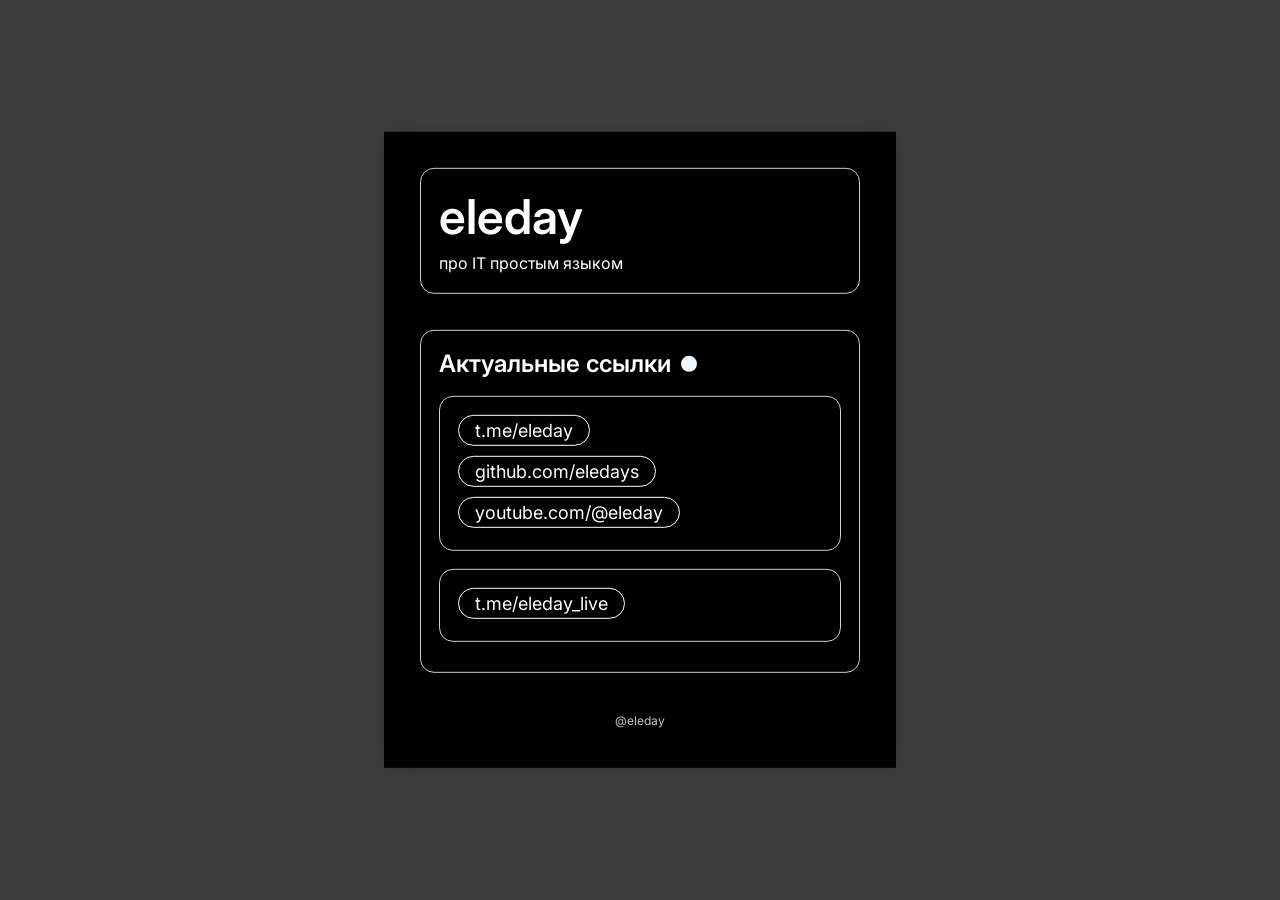
<file: index.html>
<!DOCTYPE html>
<html lang="ru">

<head>
    <meta charset="UTF-8">
    <meta name="viewport" content="width=device-width, initial-scale=1.0">
    <title>eleday</title>

    <link rel="stylesheet" href="/root.css">
    <link rel="stylesheet" href="index.css">
</head>

<body>
    <div class="cont" translate="no">
        <div class="block">
            <div class="title">
                <h1>eleday</h1>
            </div>
            <div class="desc">
                <p>про IT простым языком</p>
            </div>
        </div>
        <div class="links block">
            <div class="title">
                <h2>Актуальные ссылки</h2>
                <div class="status-circle"></div>
            </div>
            <div class="block">
                <a href="https://t.me/+ijeYblt03F9jOTFi" style="--element-color: rgb(122, 182, 250);">t.me/eleday</a>
                <a href="https://github.com/eledays" style="--element-color: rgb(231, 231, 231);">github.com/eledays</a>
                <a href="https://youtube.com/@eleday" style="--element-color: rgb(255, 74, 74);">youtube.com/@eleday</a>
            </div>
            <div class="block">
                <a href="https://t.me/+A0n93f6IgdpmMGJi" style="--element-color: rgb(122, 182, 250);">t.me/eleday_live</a>
            </div>
        </div>
        <p class="footer">@eleday</p>
    </div>
</body>

</html>
</file>
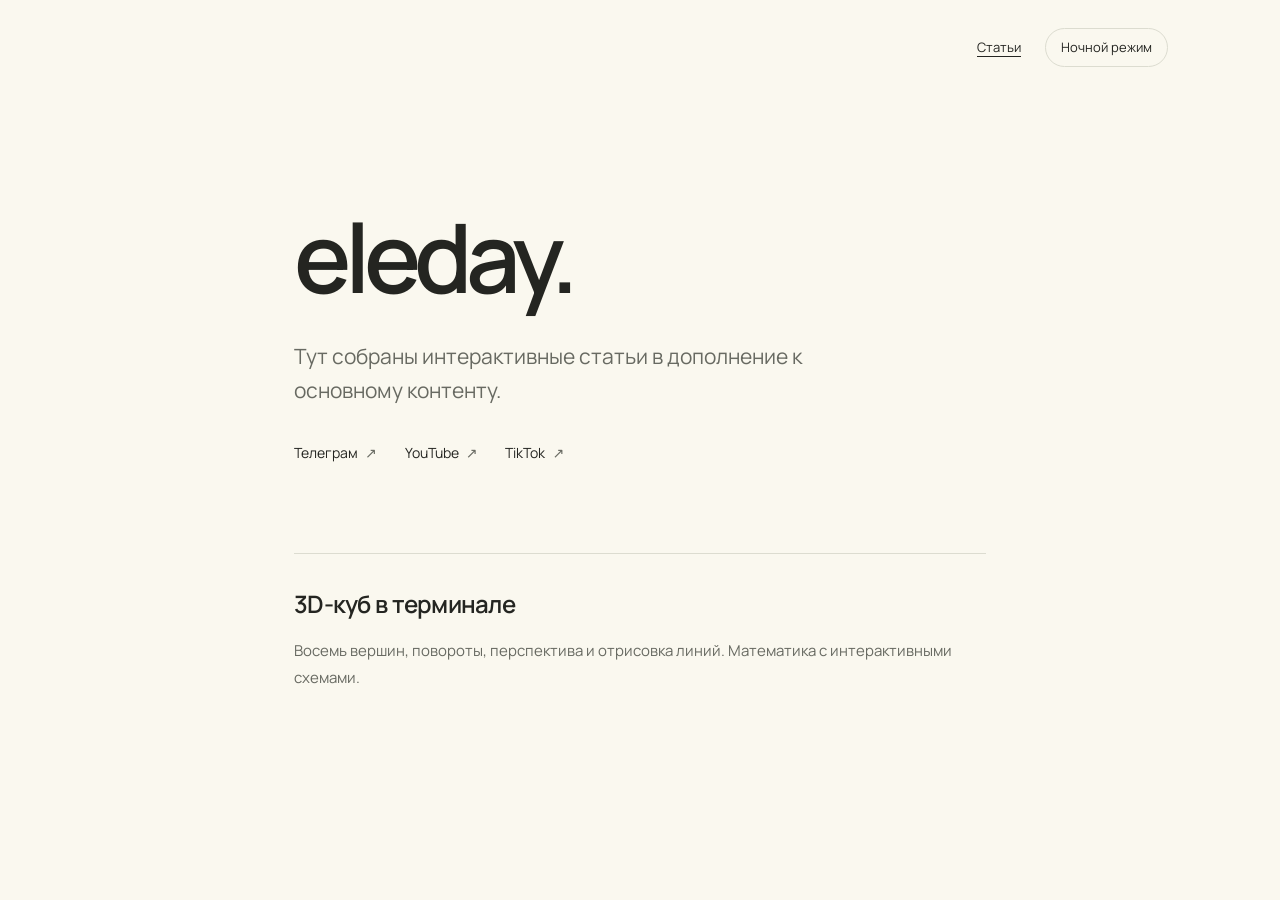
<file: site/index.html>
<!doctype html>
<html lang="ru">
<head>
  <meta charset="utf-8">
  <meta name="viewport" content="width=device-width, initial-scale=1">
  <meta name="description" content="Тут собраны интерактивные статьи в дополнение к основному контенту.">
  <title>eleday. — Интерактивные статьи</title>
  <script src="./assets/js/theme.js"></script>
  <link rel="stylesheet" href="./assets/css/main.css">
</head>
<body>
<a class="skip-link" href="#main">К содержанию</a>
<header class="site-header home-header">
  <nav aria-label="Навигация"><a href="./#articles">Статьи</a><button type="button" data-theme-toggle>Сменить тему</button></nav>
</header>
<main id="main">
  <section class="home-intro" aria-labelledby="home-title">
    <h1 id="home-title">eleday.</h1>
    <p class="lead">Тут собраны интерактивные статьи в дополнение к основному контенту.</p>
    <nav class="social-links" aria-label="Каналы eleday">
      <a href="https://t.me/eleday">Телеграм <span aria-hidden="true">↗</span></a>
      <a href="https://youtube.com/@eleday">YouTube <span aria-hidden="true">↗</span></a>
      <a href="https://tiktok.com/@eleday.tt">TikTok <span aria-hidden="true">↗</span></a>
    </nav>
  </section>
  <ul class="article-list" id="articles">
    <li><a href="cube/">3D-куб в терминале</a><p>Восемь вершин, повороты, перспектива и отрисовка линий. Математика с интерактивными схемами.</p></li>
  </ul>
</main>
</body>
</html>
</file>
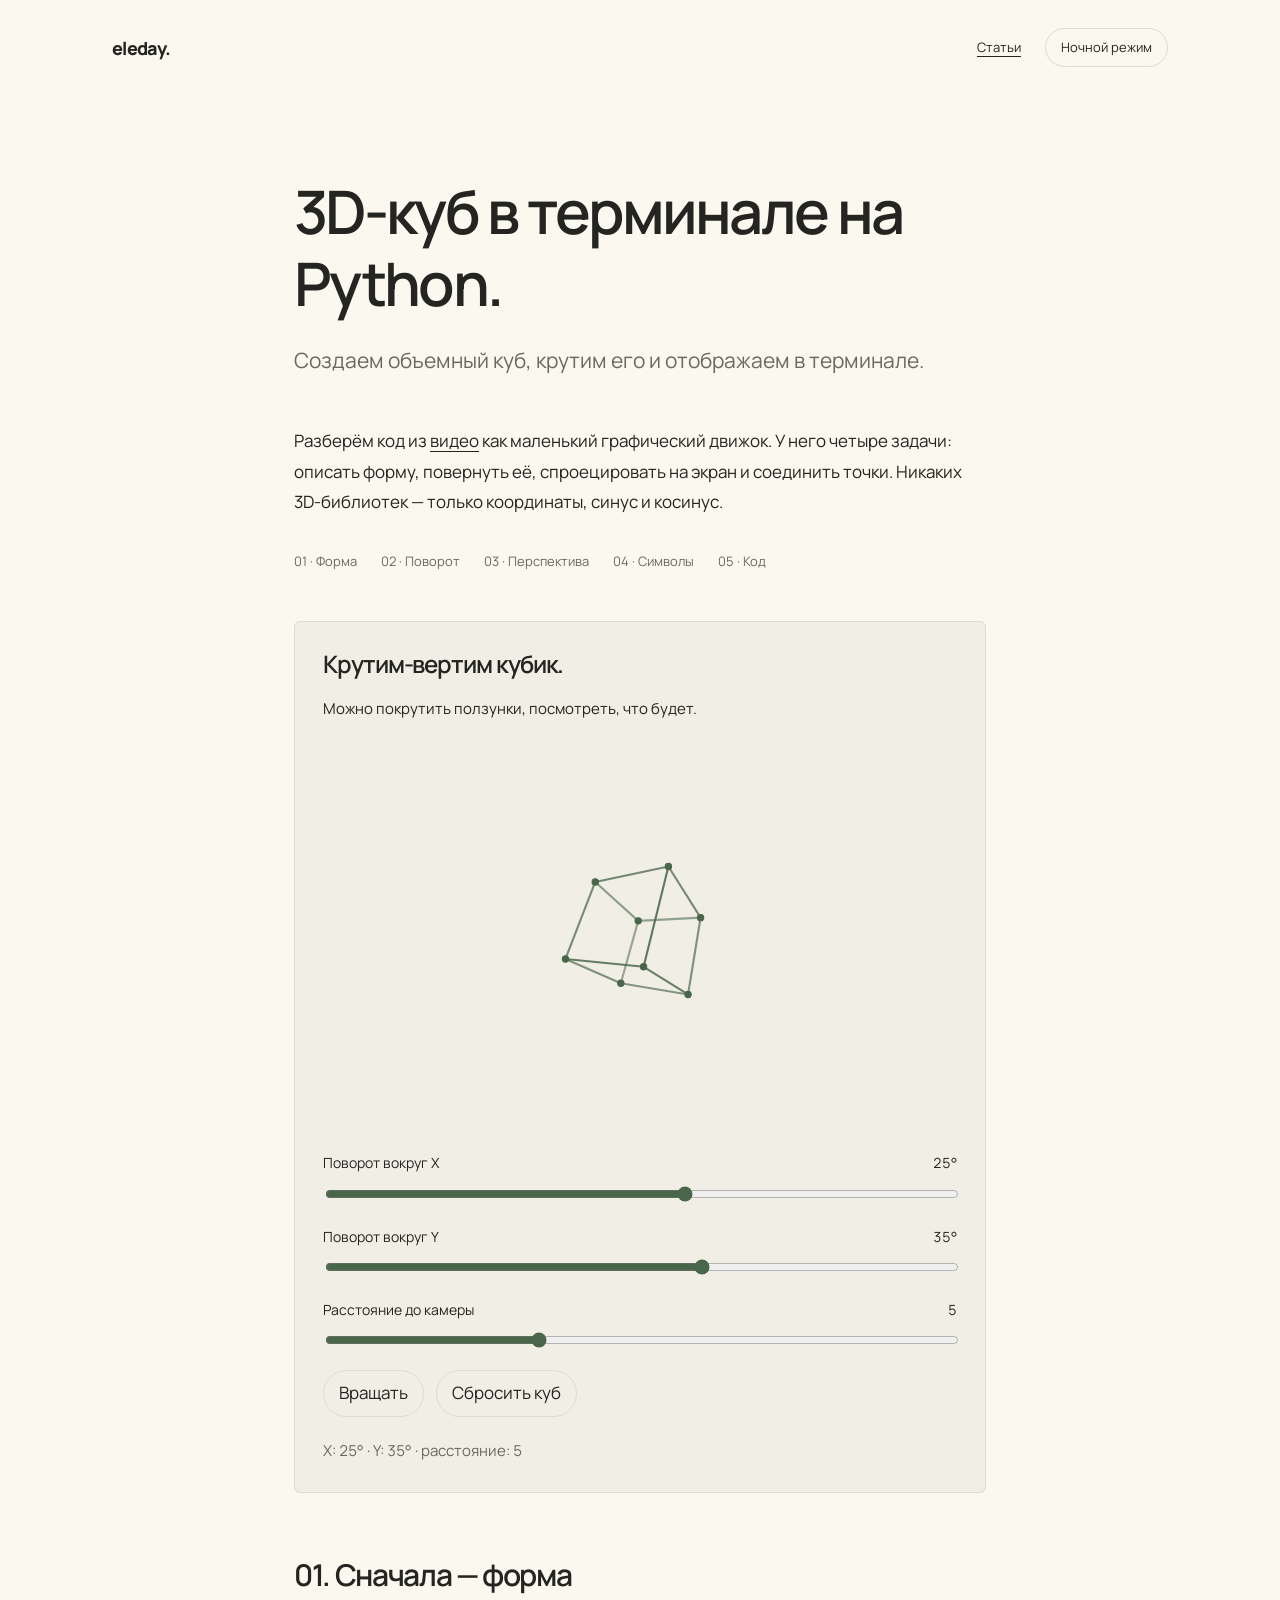
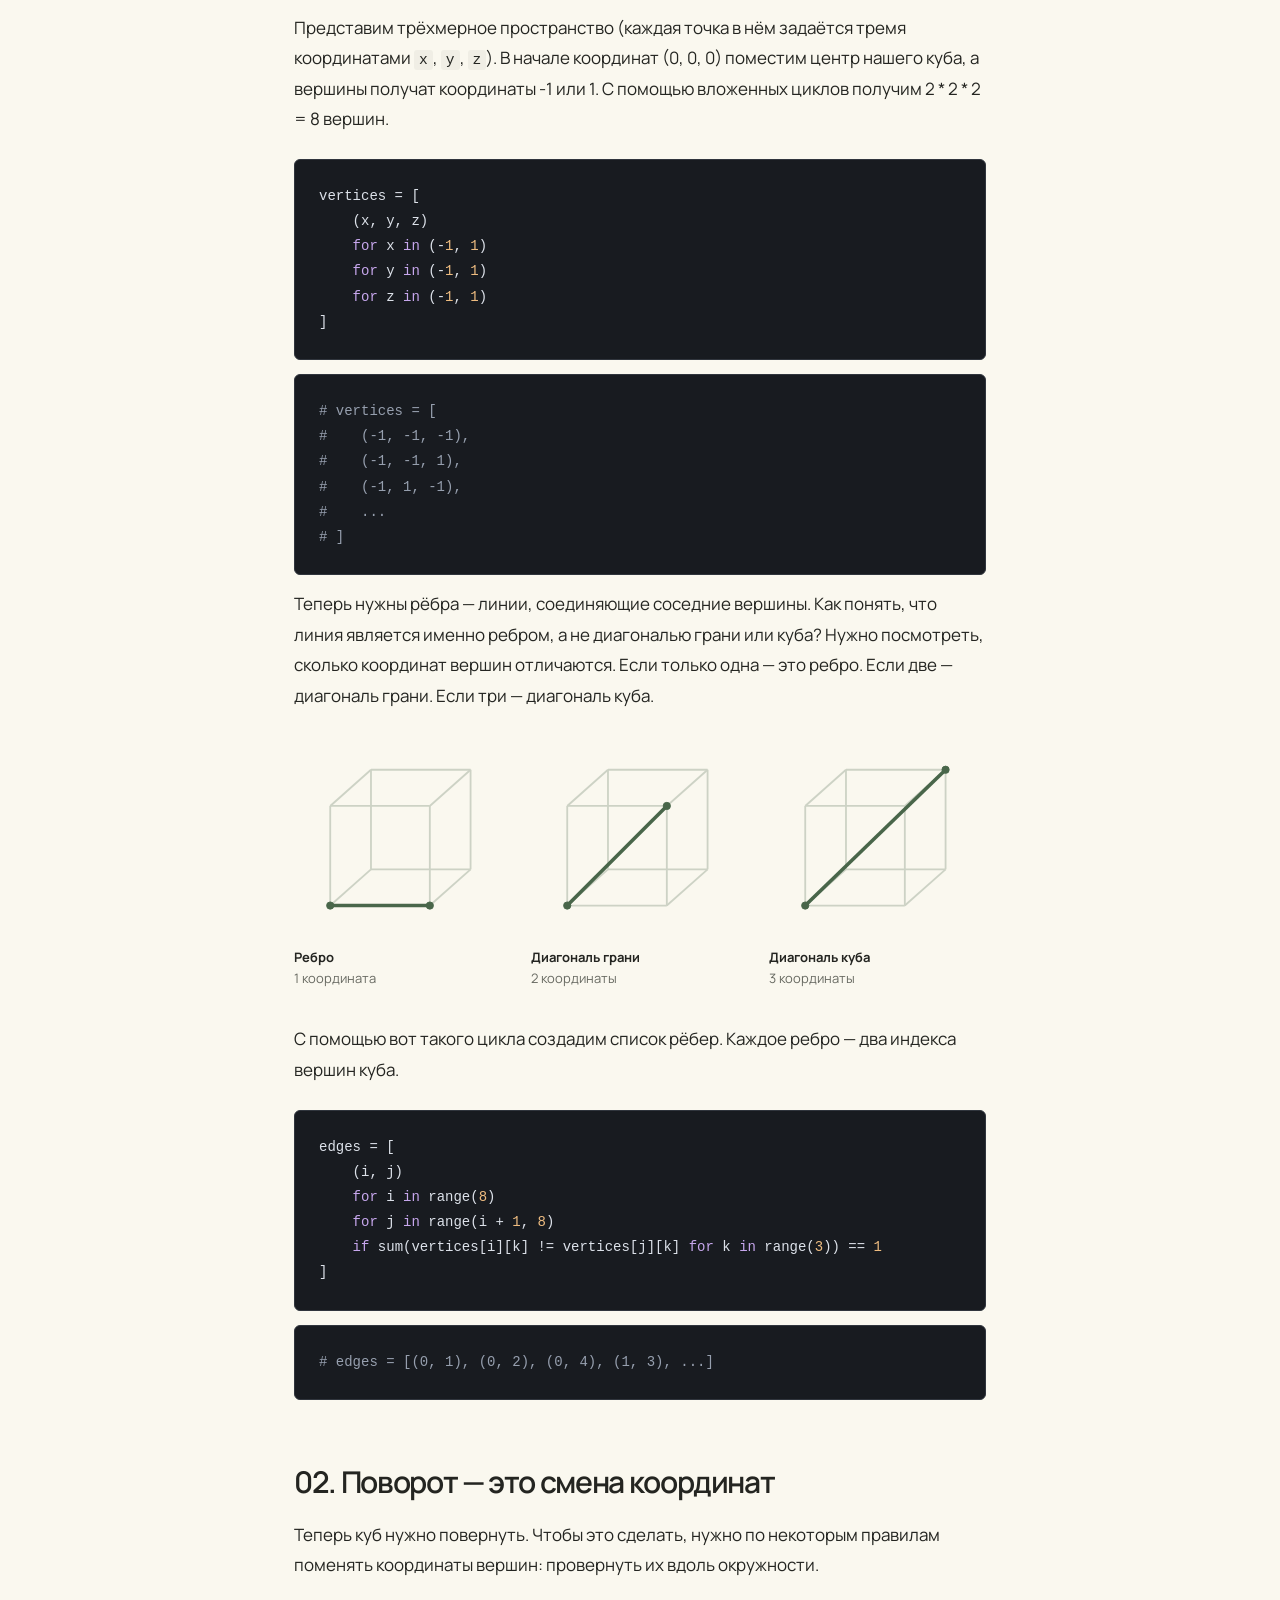
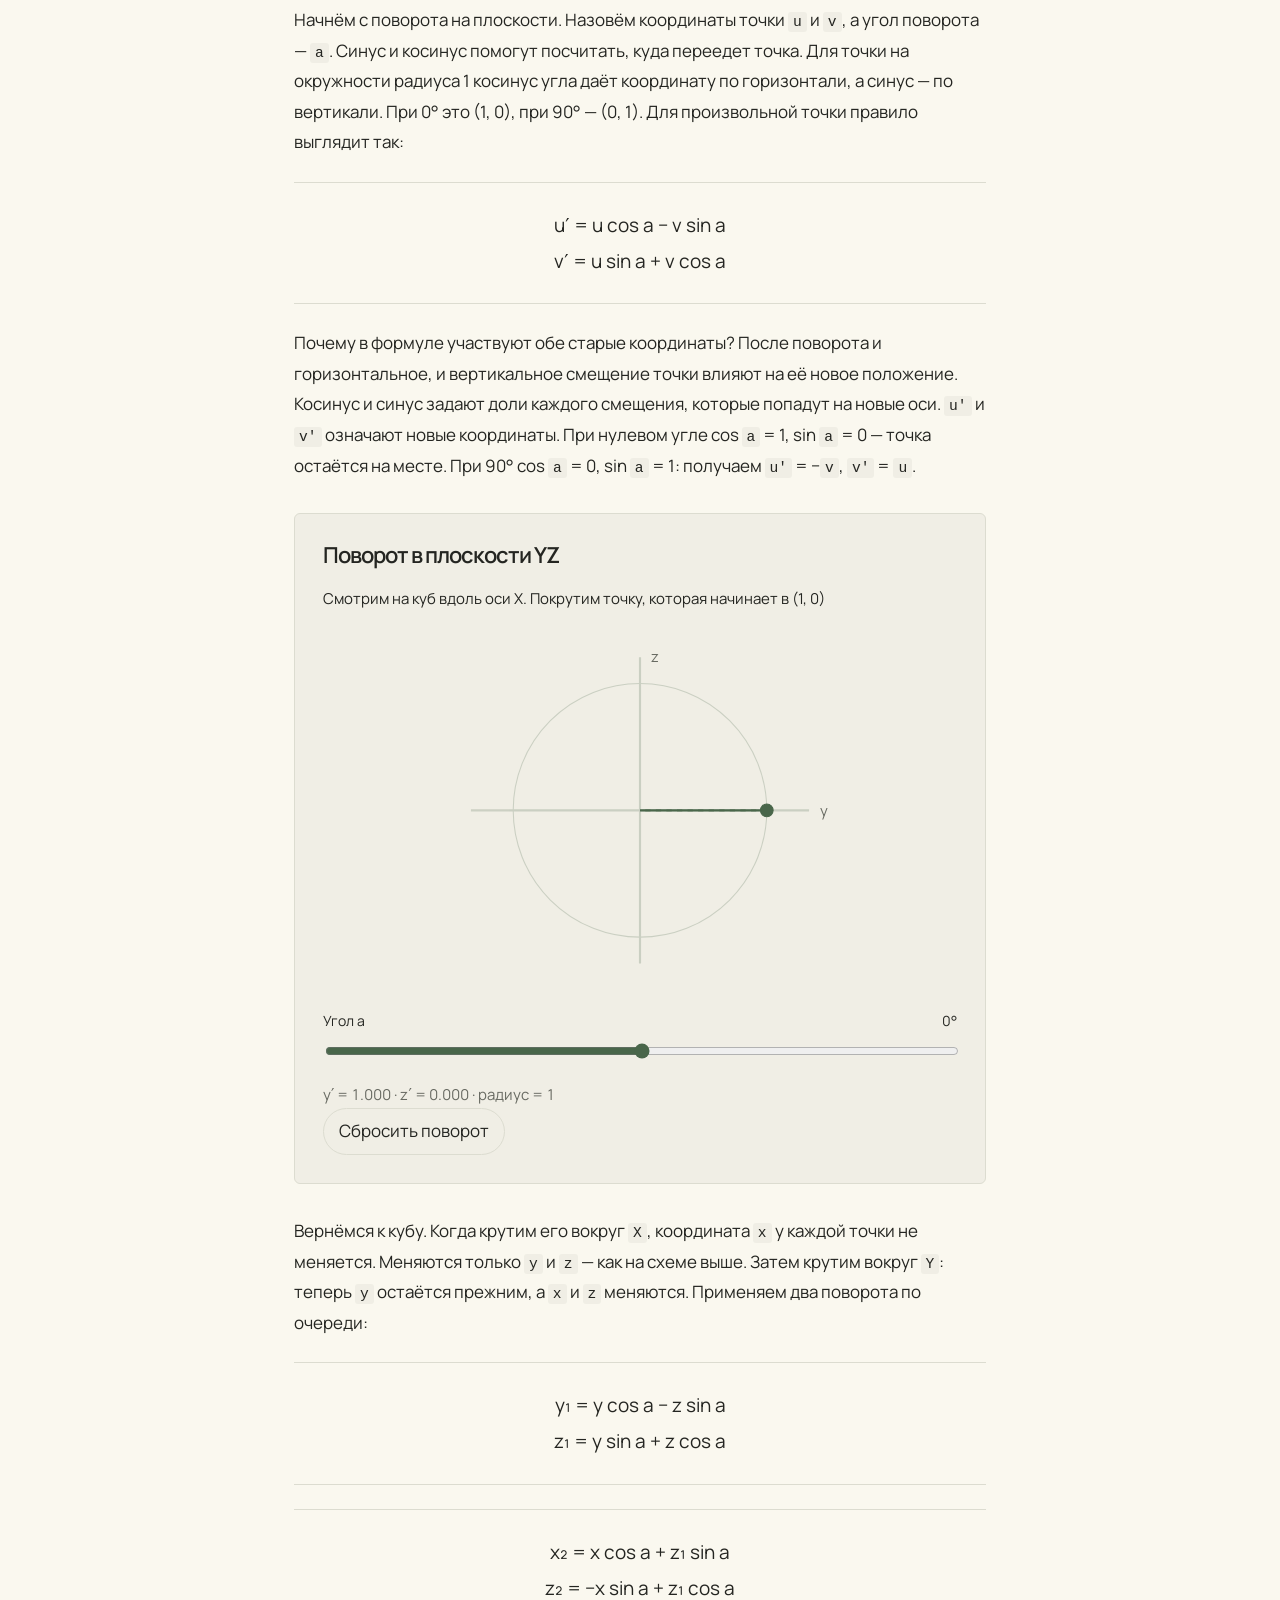
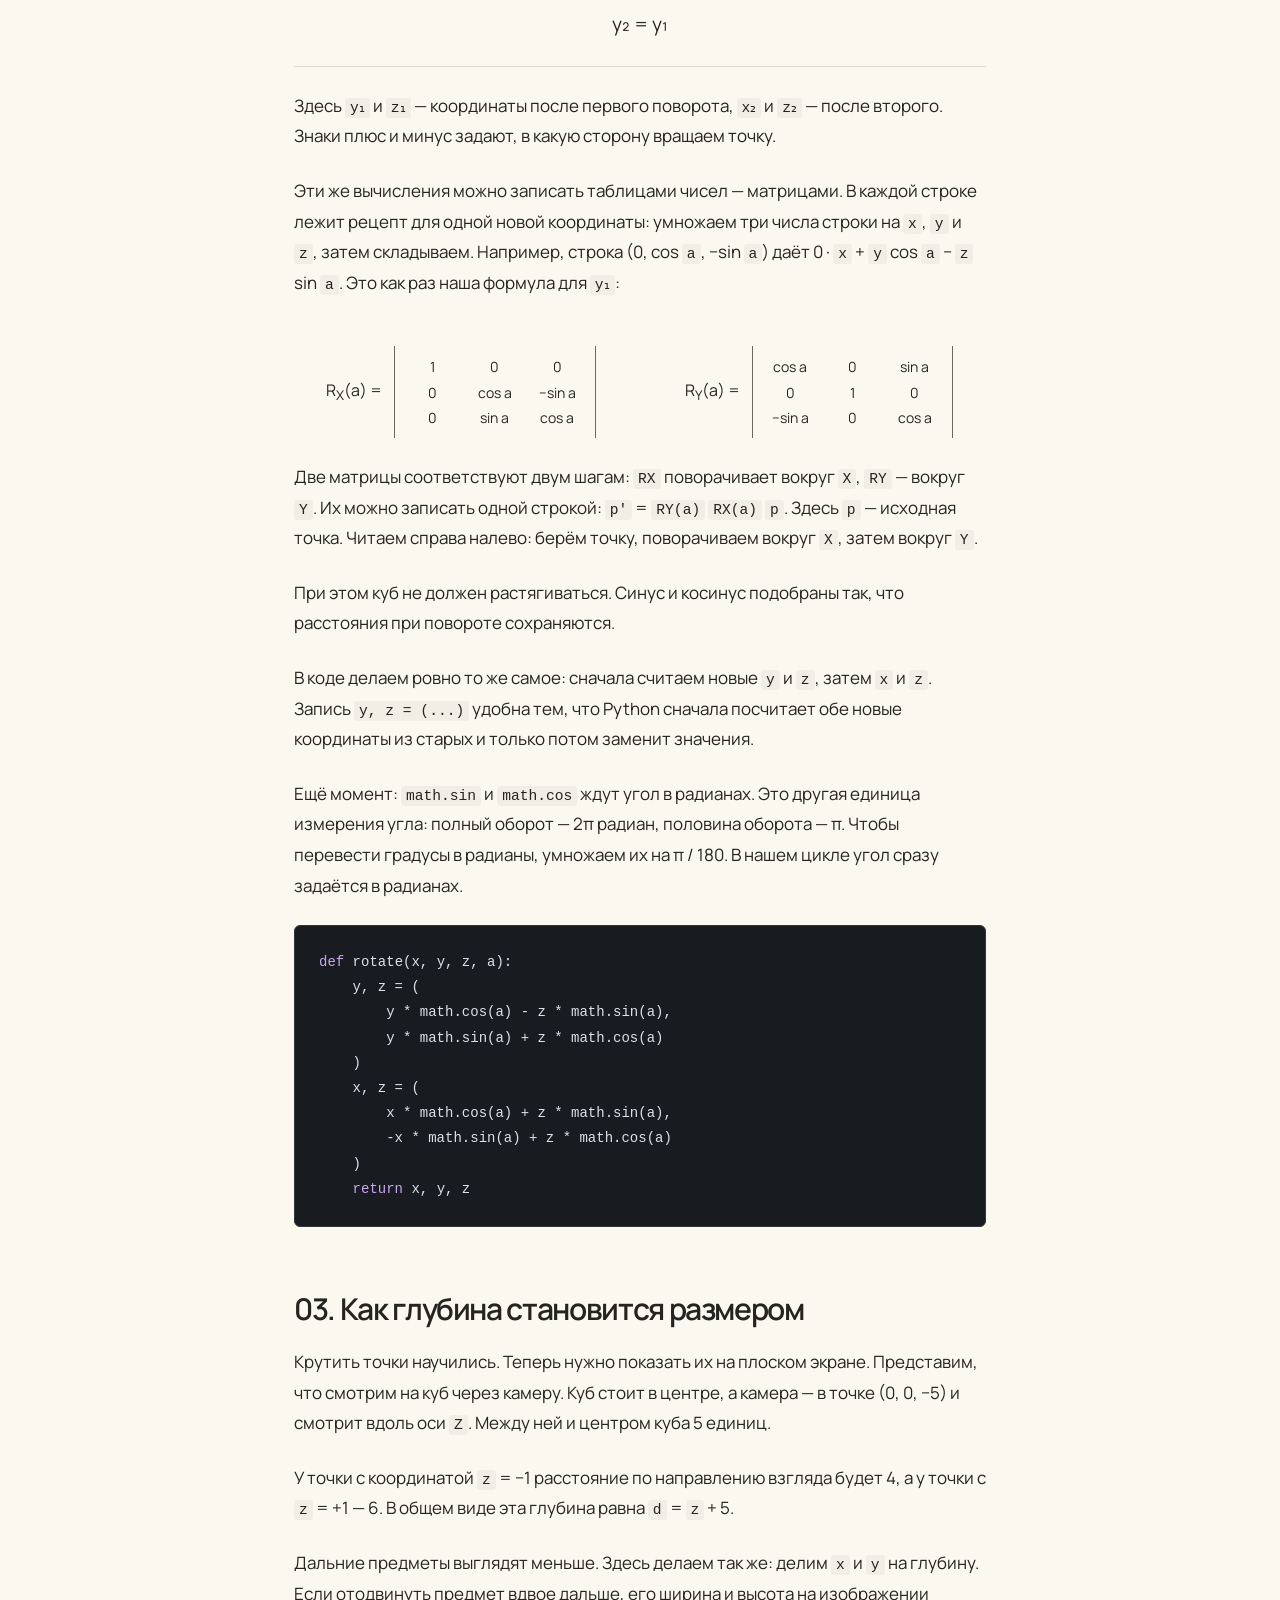
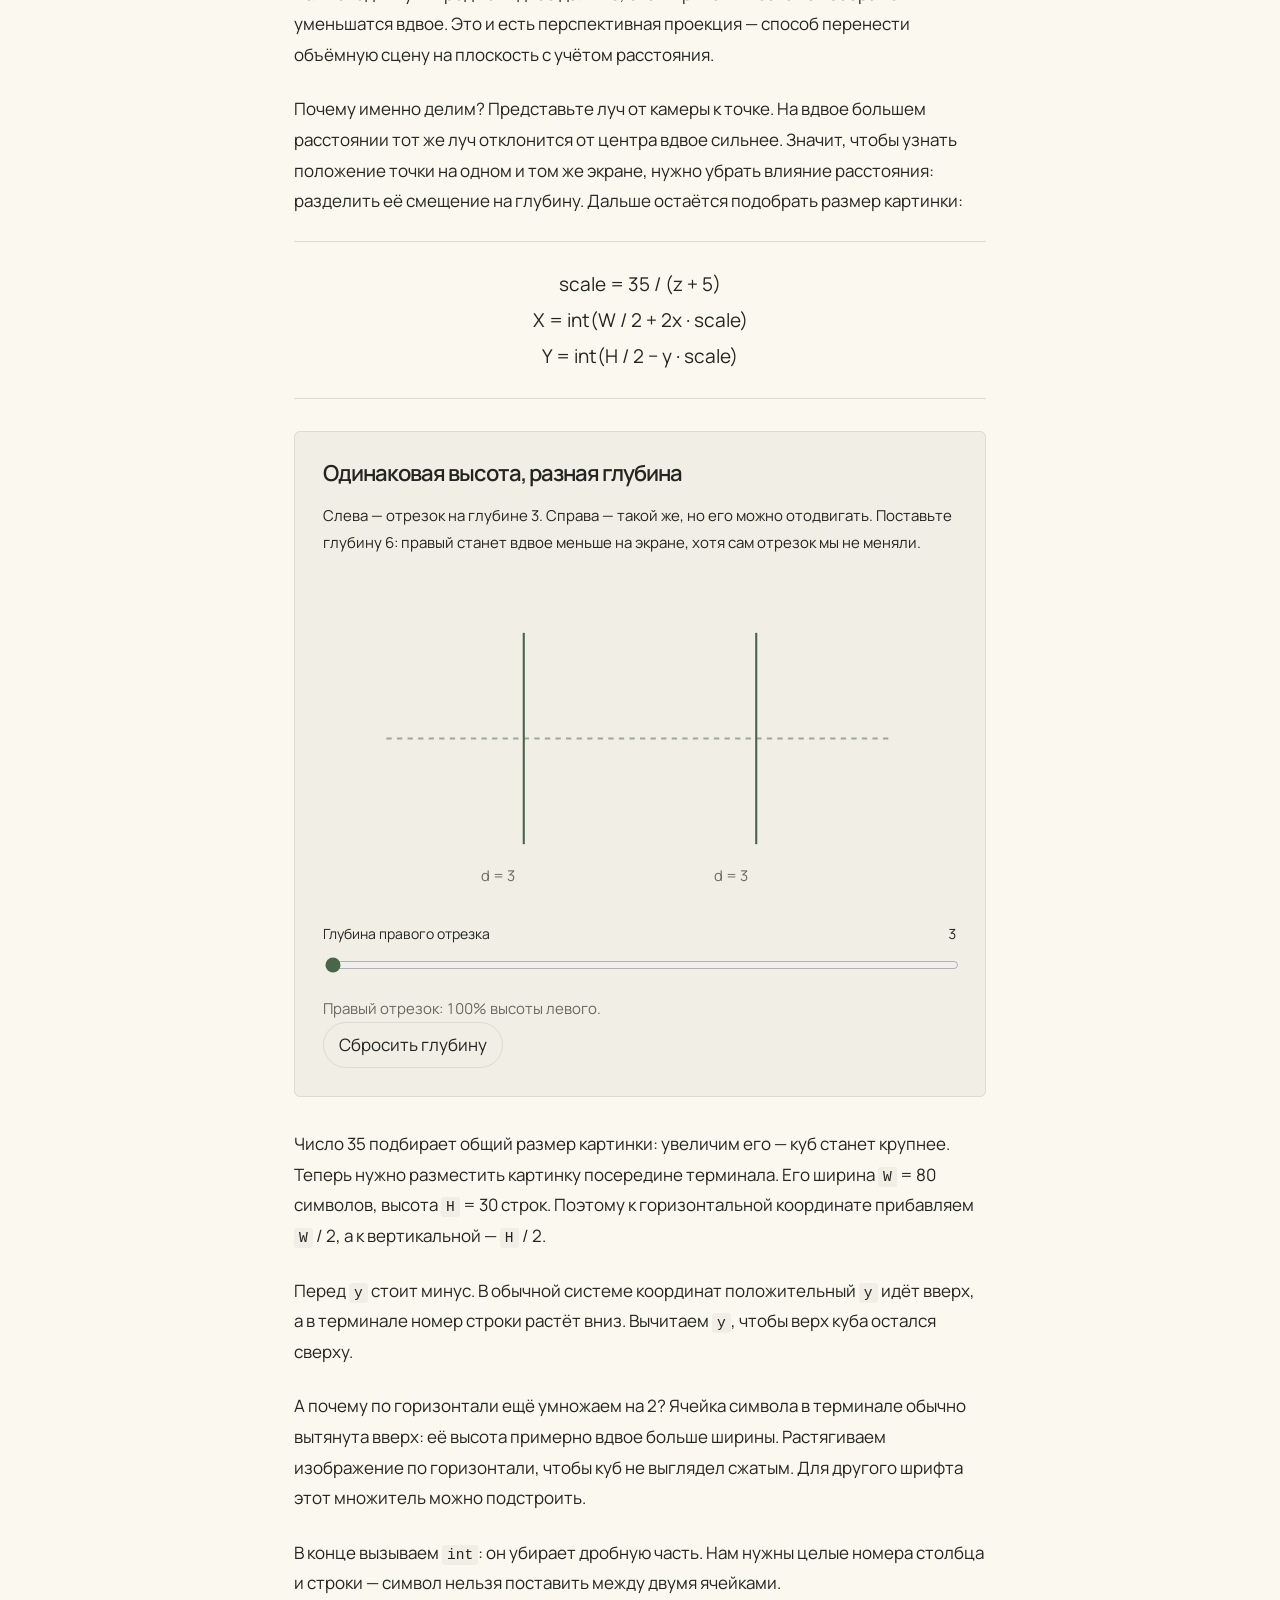
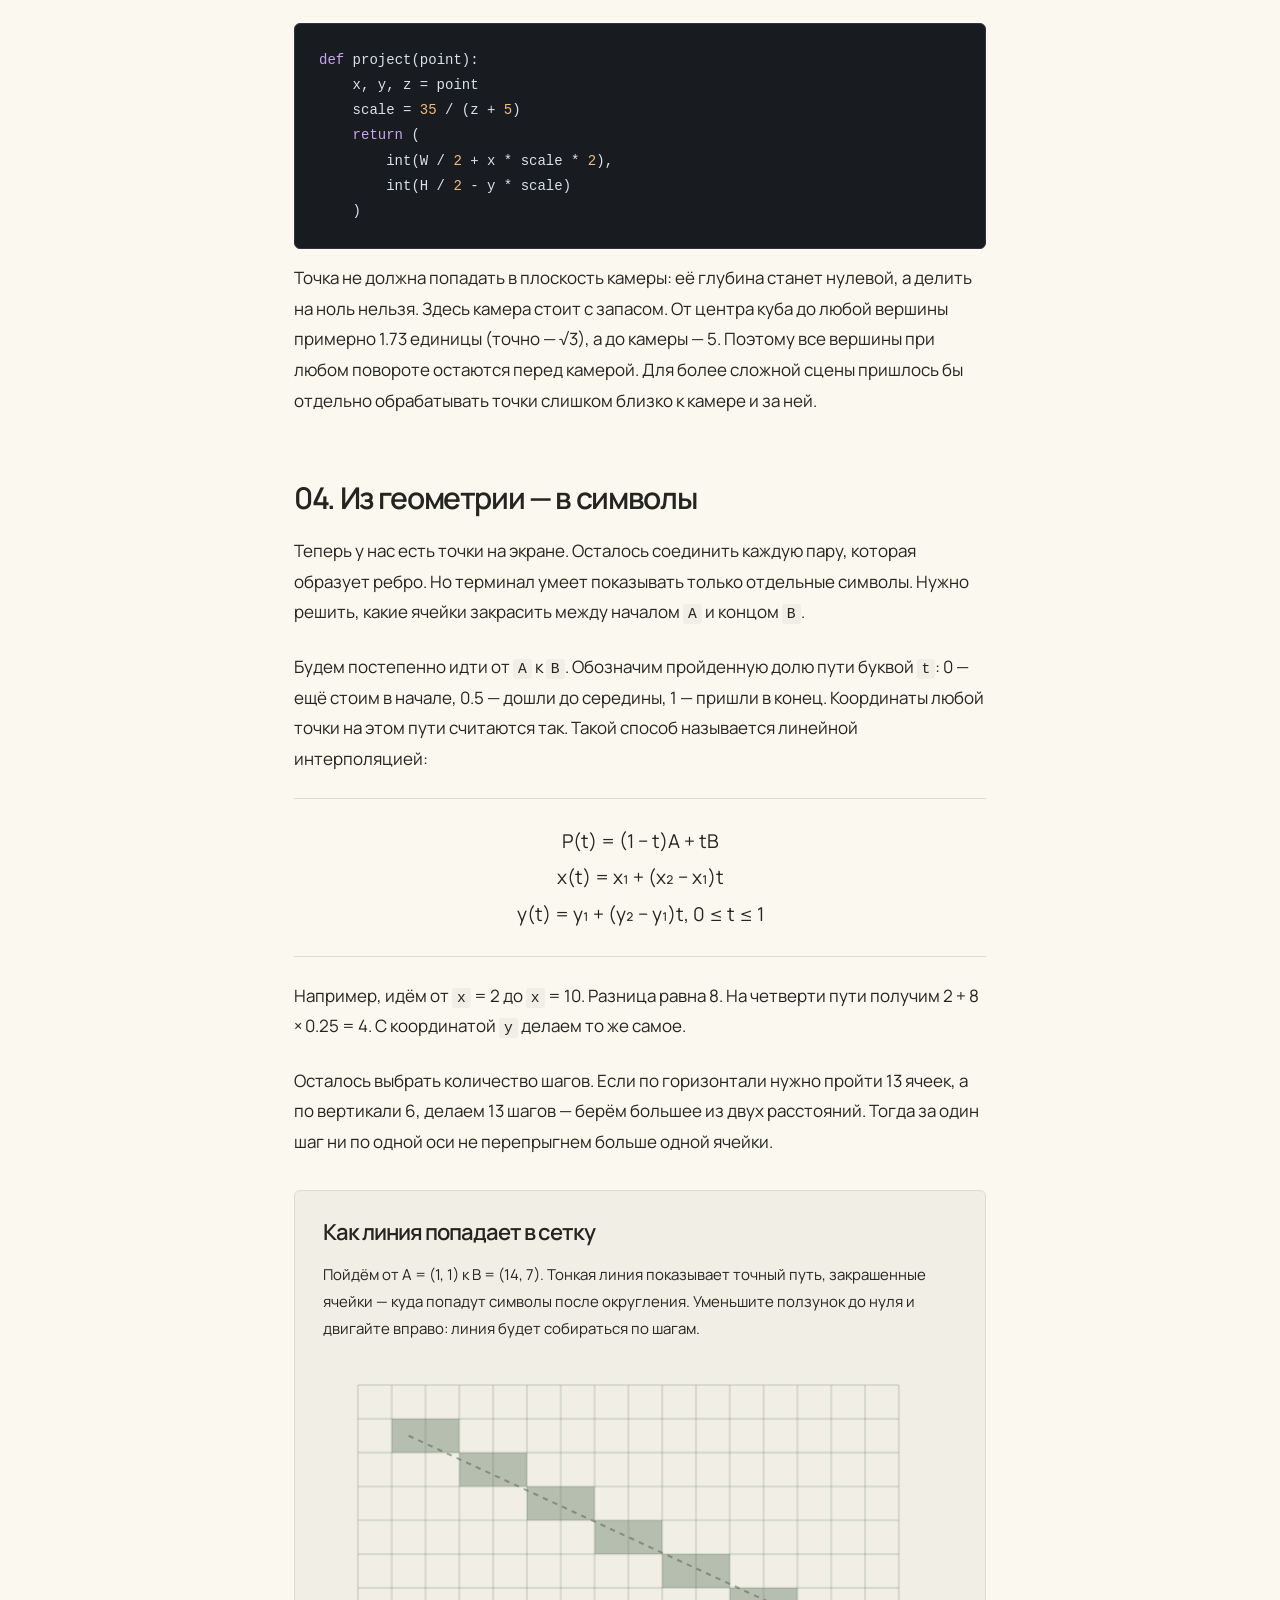
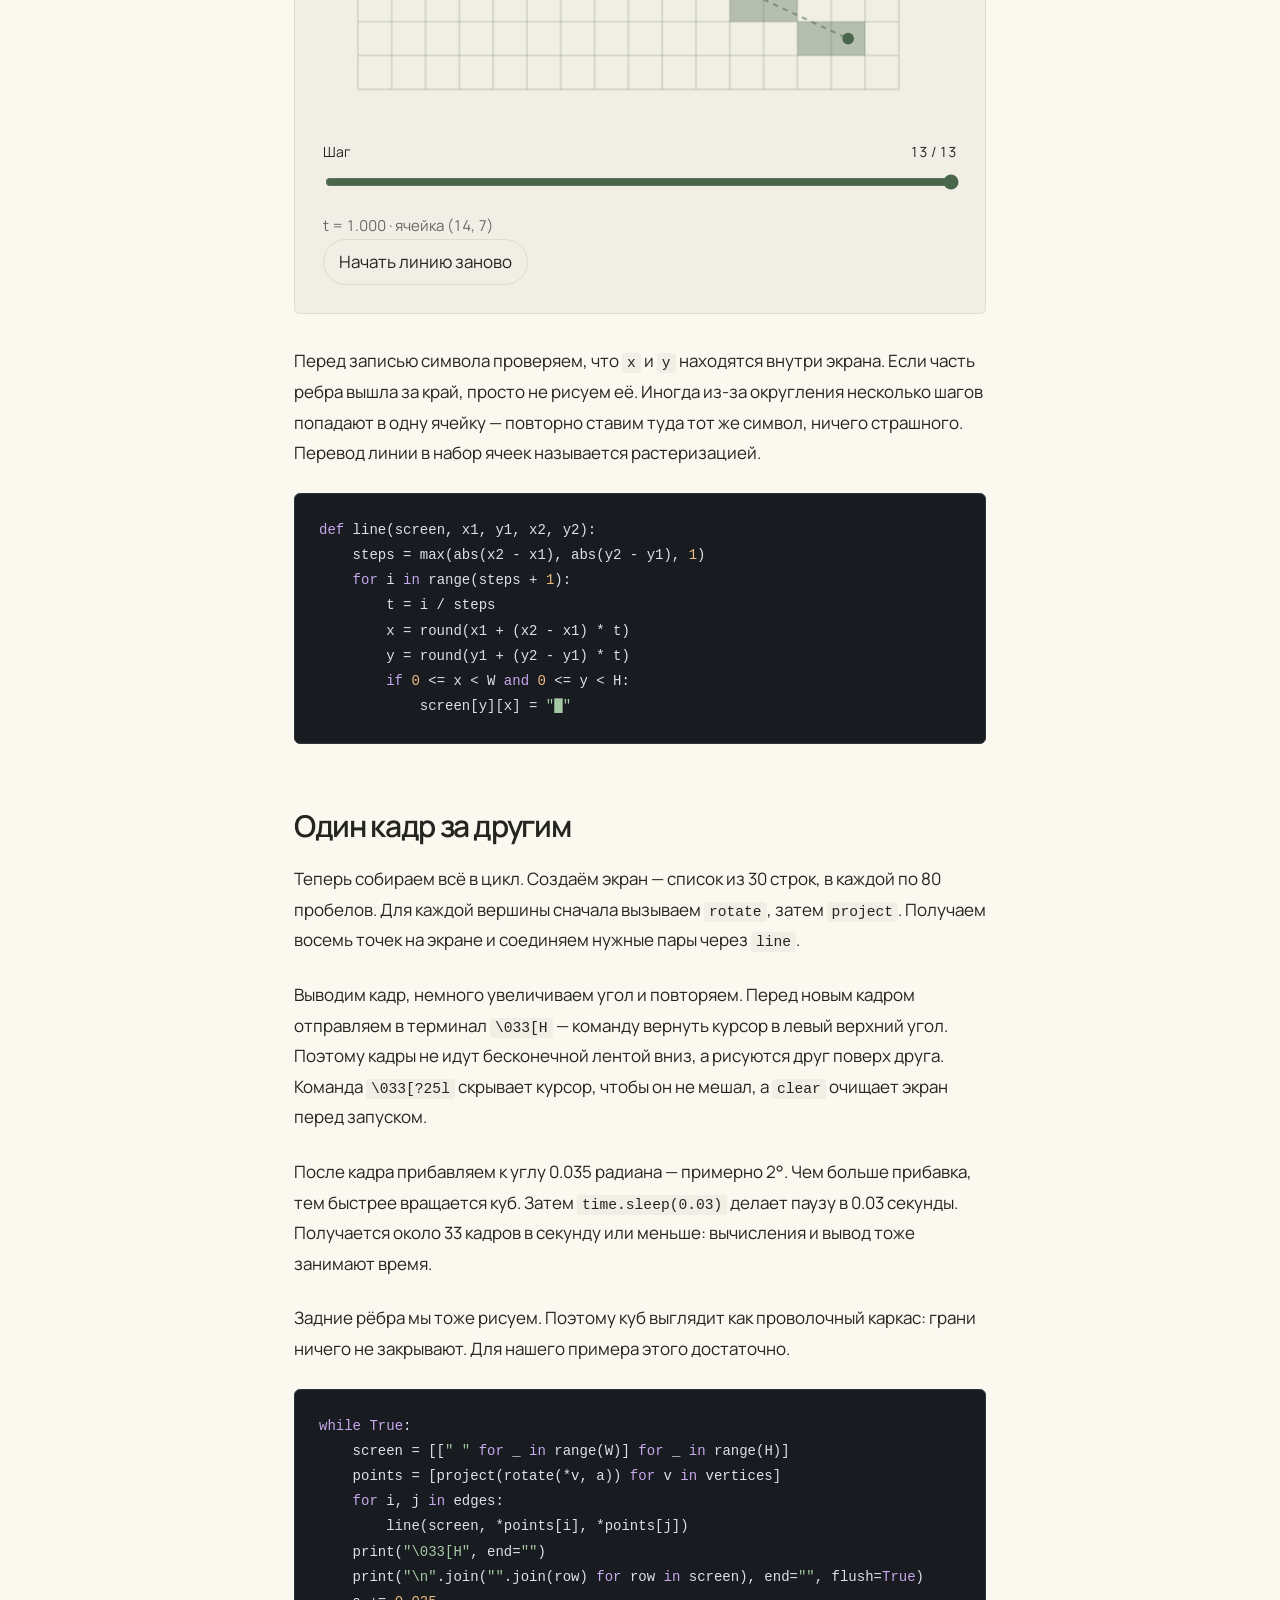
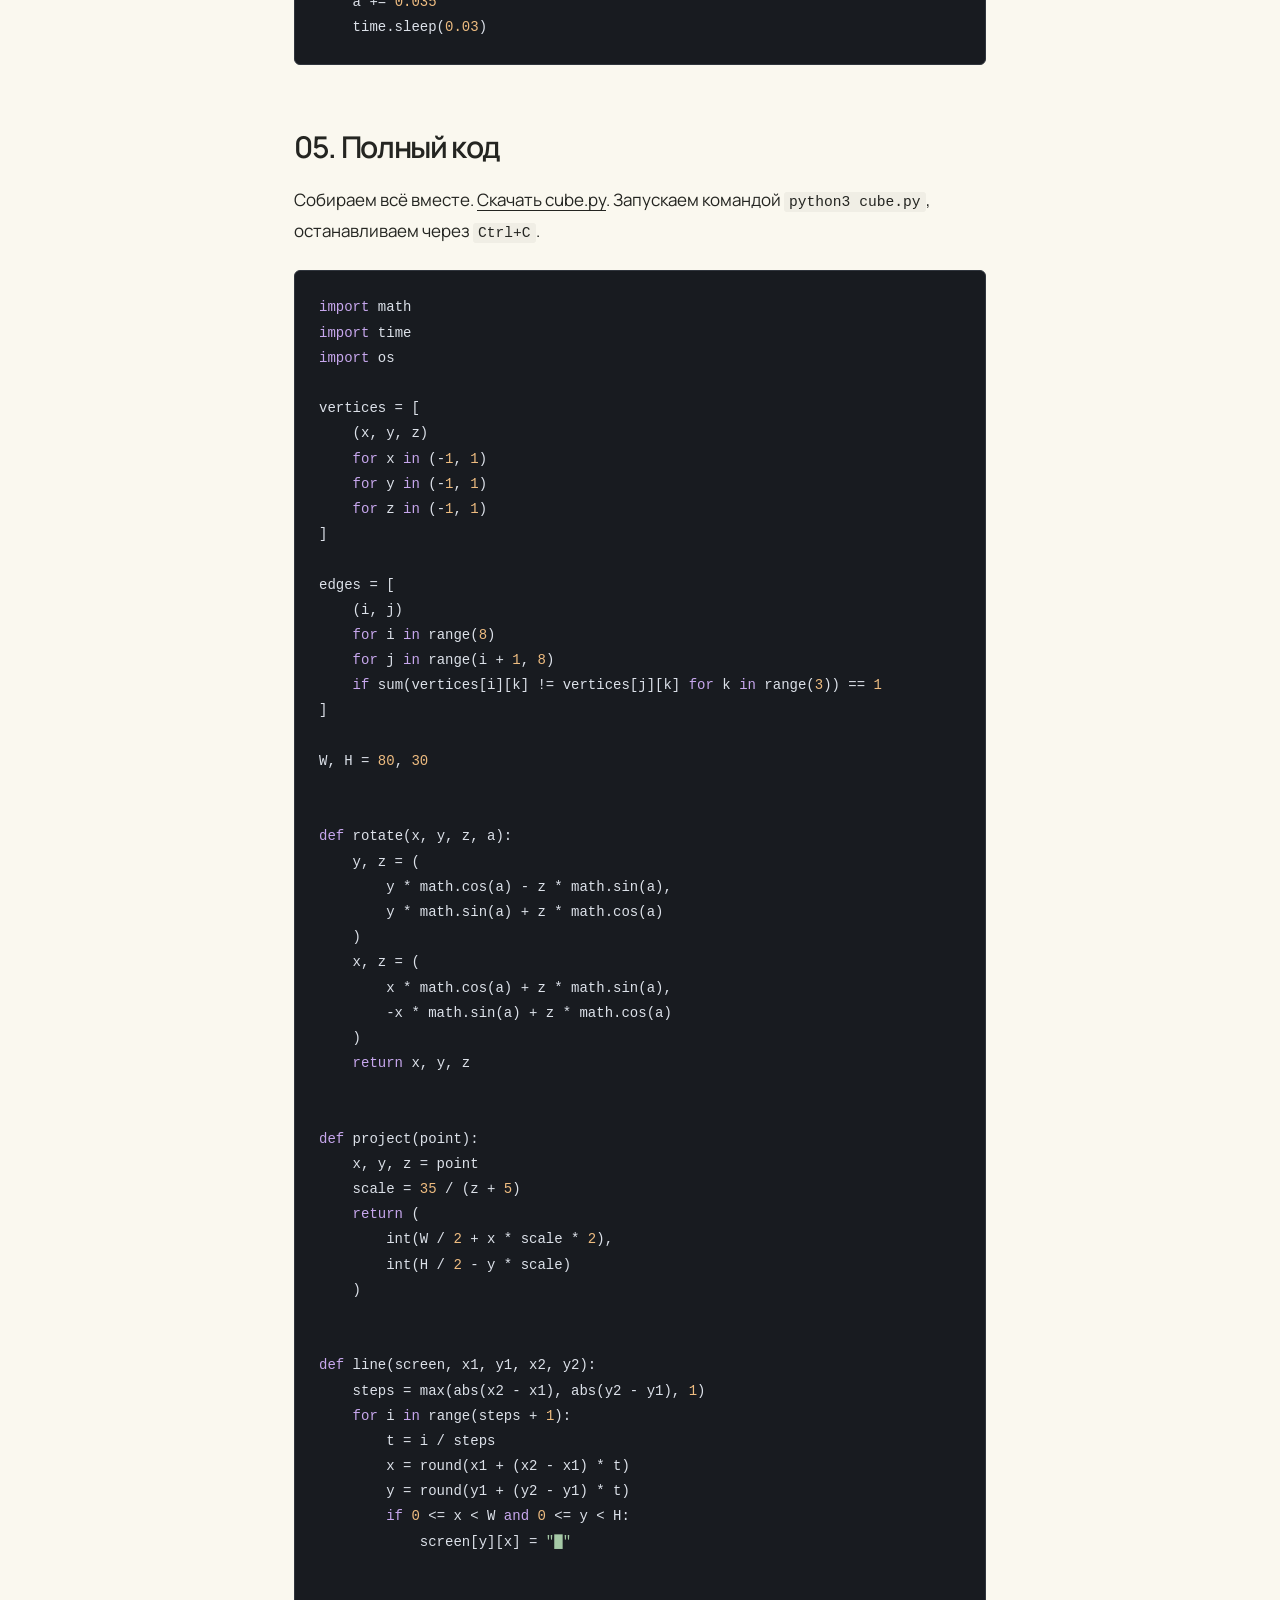
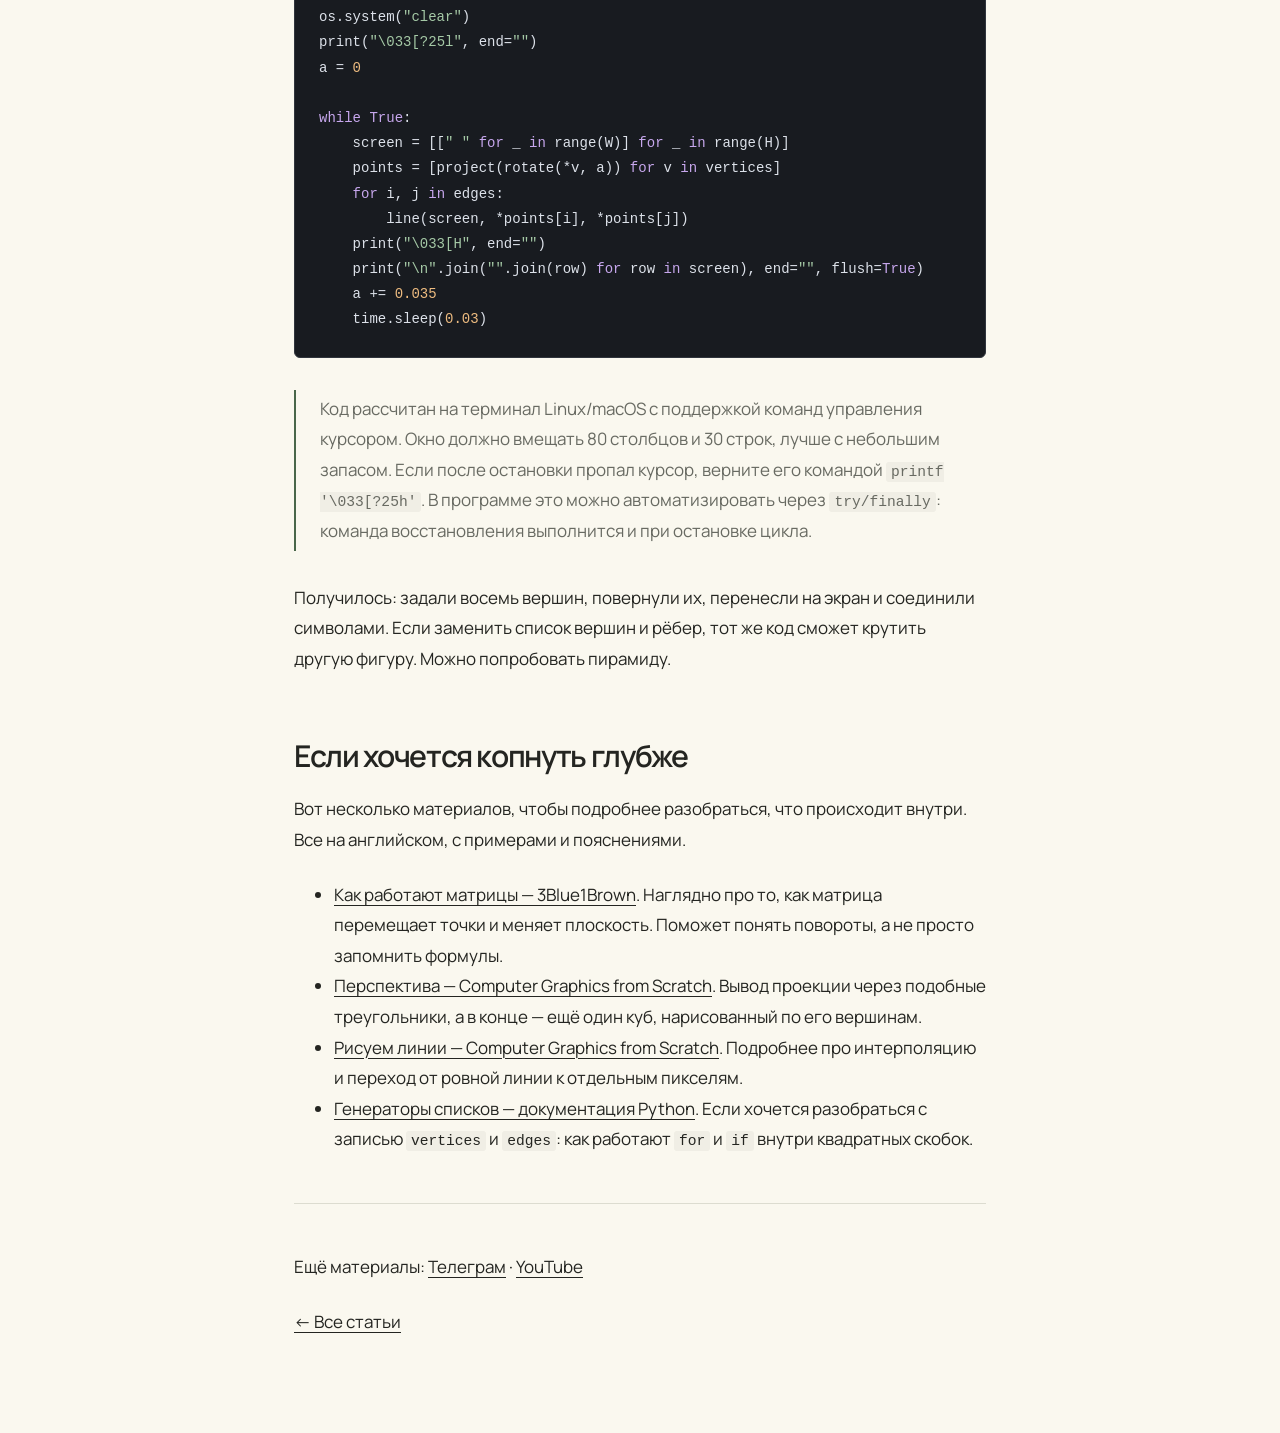
<file: site/cube/index.html>
<!doctype html>
<html lang="ru">

<head>
    <meta charset="utf-8">
    <meta name="viewport" content="width=device-width, initial-scale=1">
    <meta name="description"
        content="Как нарисовать вращающийся 3D-куб в терминале: координаты, матрицы поворота, перспектива и растеризация с интерактивными схемами.">
    <title>3D-куб в терминале: математика по шагам — eleday</title>
    <script src="../assets/js/theme.js"></script>
    <link rel="stylesheet" href="../assets/css/main.css">
    <link rel="stylesheet" href="./article.css">
    <script src="./article.js" defer></script>
</head>

<body>
    <a class="skip-link" href="#main">К содержанию</a>
    <header class="site-header"><a class="brand" href="../">eleday.</a>
        <nav aria-label="Навигация"><a href="../#articles">Статьи</a><button type="button" data-theme-toggle>Сменить
                тему</button></nav>
    </header>
    <main id="main">
        <article class="cube-article">
            <header class="article-header">
                <h1>3D-куб в терминале на Python.</h1>
                <p class="lead">Создаем объемный куб, крутим его и отображаем в терминале.</p>
            </header>
            <p>Разберём код из <a href="https://youtube.com/shorts/cLBtAx_iZU8">видео</a> как маленький графический движок. У него четыре задачи: описать форму, повернуть её, спроецировать на экран и соединить точки. Никаких 3D-библиотек — только координаты, синус и косинус. 
            </p>
            <nav class="contents" aria-label="Содержание"><a href="#vertices">01 · Форма</a><a href="#rotation">02 ·
                    Поворот</a><a href="#projection">03 · Перспектива</a><a href="#raster">04 · Символы</a><a
                    href="#source">05 · Код</a></nav>
            <section class="interactive" aria-labelledby="cube-lab-title">
                <h2 id="cube-lab-title">Крутим-вертим кубик.</h2>
                <p>Можно покрутить ползунки, посмотреть, что будет.</p>
                <svg id="cube-view" viewBox="0 0 600 360" role="img" aria-labelledby="cube-title cube-desc">
                    <title id="cube-title">Каркас куба</title>
                    <desc id="cube-desc">Куб повёрнут вокруг осей X и Y.</desc>
                    <g id="cube-lines"></g>
                    <g id="cube-dots"></g>
                </svg>
                <label class="control" for="angle-x">Поворот вокруг X <output id="angle-x-out"
                        for="angle-x">25°</output><input id="angle-x" type="range" min="-180" max="180" step="any"
                        value="25"></label>
                <label class="control" for="angle-y">Поворот вокруг Y <output id="angle-y-out"
                        for="angle-y">35°</output><input id="angle-y" type="range" min="-180" max="180" step="any"
                        value="35"></label>
                <label class="control" for="distance">Расстояние до камеры <output id="distance-out"
                        for="distance">5</output><input id="distance" type="range" min="3" max="9" step="0.1"
                        value="5"></label>
                <div class="actions"><button id="play" type="button" aria-pressed="false">Вращать</button><button
                        id="cube-reset" type="button">Сбросить куб</button></div>
                <p class="lab-caption" id="cube-state" aria-live="off">8 вершин · 12 рёбер</p><noscript>
                    <p>Для схем включите JavaScript. Все формулы, объяснения и Python-код доступны без него.</p>
                </noscript>
            </section>
            <h2 id="vertices">01. Сначала — форма</h2>
            <p>Представим трёхмерное пространство (каждая точка в нём задаётся тремя координатами <code>x</code>, <code>y</code>, <code>z</code>). В начале координат (0, 0, 0) поместим центр нашего куба, а вершины получат координаты -1 или 1. С помощью вложенных циклов получим 2 * 2 * 2 = 8 вершин.</p>
            <pre tabindex="0" aria-label="Фрагмент Python-кода"><code>vertices = [
    (x, y, z)
    <span class="token-keyword">for</span> x <span class="token-keyword">in</span> (-<span class="token-number">1</span>, <span class="token-number">1</span>)
    <span class="token-keyword">for</span> y <span class="token-keyword">in</span> (-<span class="token-number">1</span>, <span class="token-number">1</span>)
    <span class="token-keyword">for</span> z <span class="token-keyword">in</span> (-<span class="token-number">1</span>, <span class="token-number">1</span>)
]
</code></pre>
            <pre tabindex="0" aria-label="Фрагмент Python-кода"><code><span class="token-comment"># vertices = [</span>
<span class="token-comment">#    (-1, -1, -1),</span>
<span class="token-comment">#    (-1, -1, 1),</span>
<span class="token-comment">#    (-1, 1, -1),</span>
<span class="token-comment">#    ...</span>
<span class="token-comment"># ]</span>
</code></pre>
            <p>Теперь нужны рёбра — линии, соединяющие соседние вершины. Как понять, что линия является именно ребром, а не диагональю грани или куба? Нужно посмотреть, сколько координат вершин отличаются. Если только одна — это ребро. Если две — диагональ грани. Если три — диагональ куба.</p>
            <figure class="cube-examples"><div class="cube-example-grid"><div><svg viewBox="0 0 240 220" role="img" aria-label="Ребро: отличаются 1 координата"><g class="example-frame"><path d="M40 174L150 174"/><path d="M150 174L150 64"/><path d="M150 64L40 64"/><path d="M40 64L40 174"/><path d="M85 134L195 134"/><path d="M195 134L195 24"/><path d="M195 24L85 24"/><path d="M85 24L85 134"/><path d="M40 174L85 134"/><path d="M150 174L195 134"/><path d="M150 64L195 24"/><path d="M40 64L85 24"/></g><path class="example-highlight" d="M40 174L150 174"/><circle cx="40" cy="174" r="4"/><circle cx="150" cy="174" r="4"/></svg><strong>Ребро</strong><span>1 координата</span></div><div><svg viewBox="0 0 240 220" role="img" aria-label="Диагональ грани: отличаются 2 координаты"><g class="example-frame"><path d="M40 174L150 174"/><path d="M150 174L150 64"/><path d="M150 64L40 64"/><path d="M40 64L40 174"/><path d="M85 134L195 134"/><path d="M195 134L195 24"/><path d="M195 24L85 24"/><path d="M85 24L85 134"/><path d="M40 174L85 134"/><path d="M150 174L195 134"/><path d="M150 64L195 24"/><path d="M40 64L85 24"/></g><path class="example-highlight" d="M40 174L150 64"/><circle cx="40" cy="174" r="4"/><circle cx="150" cy="64" r="4"/></svg><strong>Диагональ грани</strong><span>2 координаты</span></div><div><svg viewBox="0 0 240 220" role="img" aria-label="Диагональ куба: отличаются 3 координаты"><g class="example-frame"><path d="M40 174L150 174"/><path d="M150 174L150 64"/><path d="M150 64L40 64"/><path d="M40 64L40 174"/><path d="M85 134L195 134"/><path d="M195 134L195 24"/><path d="M195 24L85 24"/><path d="M85 24L85 134"/><path d="M40 174L85 134"/><path d="M150 174L195 134"/><path d="M150 64L195 24"/><path d="M40 64L85 24"/></g><path class="example-highlight" d="M40 174L195 24"/><circle cx="40" cy="174" r="4"/><circle cx="195" cy="24" r="4"/></svg><strong>Диагональ куба</strong><span>3 координаты</span></div></div></figure>
            <p>С помощью вот такого цикла создадим список рёбер. Каждое ребро — два индекса вершин куба.</p>
            <pre tabindex="0" aria-label="Фрагмент Python-кода"><code>edges = [
    (i, j)
    <span class="token-keyword">for</span> i <span class="token-keyword">in</span> range(<span class="token-number">8</span>)
    <span class="token-keyword">for</span> j <span class="token-keyword">in</span> range(i + <span class="token-number">1</span>, <span class="token-number">8</span>)
    <span class="token-keyword">if</span> sum(vertices[i][k] != vertices[j][k] <span class="token-keyword">for</span> k <span class="token-keyword">in</span> range(<span class="token-number">3</span>)) == <span class="token-number">1</span>
]
</code></pre>
            <pre tabindex="0" aria-label="Фрагмент Python-кода"><code><span class="token-comment"># edges = [(0, 1), (0, 2), (0, 4), (1, 3), ...]</span>
</code></pre>
            <h2 id="rotation">02. Поворот — это смена координат</h2>
            <p>Теперь куб нужно повернуть. Чтобы это сделать, нужно по некоторым правилам поменять координаты вершин: провернуть их вдоль окружности.</p>
            <p>Начнём с поворота на плоскости. Назовём координаты точки <code>u</code> и <code>v</code>, а угол поворота — <code>a</code>. Синус и косинус помогут посчитать, куда переедет точка. Для точки на окружности радиуса 1 косинус угла даёт координату по горизонтали, а синус — по вертикали. При 0° это (1, 0), при 90° — (0, 1). Для произвольной точки правило выглядит так:</p>
            <div class="equation" role="math">u′ = u cos a − v sin a<br>v′ = u sin a + v cos a</div>
            <p>Почему в формуле участвуют обе старые координаты? После поворота и горизонтальное, и вертикальное смещение точки влияют на её новое положение. Косинус и синус задают доли каждого смещения, которые попадут на новые оси. <code>u′</code> и <code>v′</code> означают новые координаты. При нулевом угле cos <code>a</code> = 1, sin <code>a</code> = 0 — точка остаётся на месте. При 90° cos <code>a</code> = 0, sin <code>a</code> = 1: получаем <code>u′</code> = −<code>v</code>, <code>v′</code> = <code>u</code>.</p>
            <section class="interactive" aria-labelledby="rotation-title">
                <h3 id="rotation-title">Поворот в плоскости YZ</h3>
                <p>Смотрим на куб вдоль оси X. Покрутим точку, которая начинает в (1, 0)</p>
                <svg viewBox="0 0 600 330" role="img" aria-labelledby="plane-title plane-desc">
                    <title id="plane-title">Поворот в плоскости YZ</title>
                    <desc id="plane-desc">При нулевом угле точка находится на положительной полуоси Y.</desc>
                    <g class="diagram-muted">
                        <path d="M140 165H460 M300 20V310" />
                        <circle cx="300" cy="165" r="120" fill="none" />
                    </g><text x="470" y="170">y</text><text x="310" y="25">z</text>
                    <path id="rotation-projection" class="diagram-guide" d="M420 165H300" />
                    <path id="rotation-radius" d="M300 165L420 165" />
                    <circle id="rotation-dot" cx="420" cy="165" r="6" />
                </svg>
                <label class="control" for="plane-angle">Угол a <output id="plane-angle-out"
                        for="plane-angle">0°</output><input id="plane-angle" type="range" min="-180" max="180"
                        value="0"></label>
                <p id="plane-result" class="lab-caption">y′ = 1.000 · z′ = 0.000 · радиус = 1</p><button
                    id="plane-reset" type="button">Сбросить поворот</button>
            </section>
            <p>Вернёмся к кубу. Когда крутим его вокруг <code>X</code>, координата <code>x</code> у каждой точки не меняется. Меняются только <code>y</code> и <code>z</code> — как на схеме выше. Затем крутим вокруг <code>Y</code>: теперь <code>y</code> остаётся прежним, а <code>x</code> и <code>z</code> меняются. Применяем два поворота по очереди:</p>
            <div class="equation" role="math">y₁ = y cos a − z sin a<br>z₁ = y sin a + z cos a</div>
            <div class="equation" role="math">x₂ = x cos a + z₁ sin a<br>z₂ = −x sin a + z₁ cos a<br>y₂ = y₁</div>
            <p>Здесь <code>y₁</code> и <code>z₁</code> — координаты после первого поворота, <code>x₂</code> и <code>z₂</code> — после второго. Знаки плюс и минус задают, в какую сторону вращаем точку.</p>
            <p>Эти же вычисления можно записать таблицами чисел — матрицами. В каждой строке лежит рецепт для одной новой координаты: умножаем три числа строки на <code>x</code>, <code>y</code> и <code>z</code>, затем складываем. Например, строка (0, cos <code>a</code>, −sin <code>a</code>) даёт 0 · <code>x</code> + <code>y</code> cos <code>a</code> − <code>z</code> sin <code>a</code>. Это как раз наша формула для <code>y₁</code>:</p>
            <div class="matrix-pair"><div class="matrix-equation"><span>R<sub>X</sub>(a) =</span><div class="matrix-grid" role="table" aria-label="Матрица поворота вокруг X"><div role="row"><span role="cell">1</span><span role="cell">0</span><span role="cell">0</span></div><div role="row"><span role="cell">0</span><span role="cell">cos a</span><span role="cell">−sin a</span></div><div role="row"><span role="cell">0</span><span role="cell">sin a</span><span role="cell">cos a</span></div></div></div><div class="matrix-equation"><span>R<sub>Y</sub>(a) =</span><div class="matrix-grid" role="table" aria-label="Матрица поворота вокруг Y"><div role="row"><span role="cell">cos a</span><span role="cell">0</span><span role="cell">sin a</span></div><div role="row"><span role="cell">0</span><span role="cell">1</span><span role="cell">0</span></div><div role="row"><span role="cell">−sin a</span><span role="cell">0</span><span role="cell">cos a</span></div></div></div></div>
            <p>Две матрицы соответствуют двум шагам: <code>RX</code> поворачивает вокруг <code>X</code>, <code>RY</code> — вокруг <code>Y</code>. Их можно записать одной строкой: <code>p′</code> = <code>RY(a)</code> <code>RX(a)</code> <code>p</code>. Здесь <code>p</code> — исходная точка. Читаем справа налево: берём точку, поворачиваем вокруг <code>X</code>, затем вокруг <code>Y</code>.</p>
            <p>При этом куб не должен растягиваться. Синус и косинус подобраны так, что расстояния при повороте сохраняются.</p>
            <p>В коде делаем ровно то же самое: сначала считаем новые <code>y</code> и <code>z</code>, затем <code>x</code> и <code>z</code>. Запись <code>y, z = (...)</code> удобна тем, что Python сначала посчитает обе новые координаты из старых и только потом заменит значения.</p>
            <p>Ещё момент: <code>math.sin</code> и <code>math.cos</code> ждут угол в радианах. Это другая единица измерения угла: полный оборот — 2π радиан, половина оборота — π. Чтобы перевести градусы в радианы, умножаем их на π / 180. В нашем цикле угол сразу задаётся в радианах.</p>
            <pre tabindex="0" aria-label="Фрагмент Python-кода"><code><span class="token-keyword">def</span> rotate(x, y, z, a):
    y, z = (
        y * math.cos(a) - z * math.sin(a),
        y * math.sin(a) + z * math.cos(a)
    )
    x, z = (
        x * math.cos(a) + z * math.sin(a),
        -x * math.sin(a) + z * math.cos(a)
    )
    <span class="token-keyword">return</span> x, y, z
</code></pre>
            <h2 id="projection">03. Как глубина становится размером</h2>
            <p>Крутить точки научились. Теперь нужно показать их на плоском экране. Представим, что смотрим на куб через камеру. Куб стоит в центре, а камера — в точке (0, 0, −5) и смотрит вдоль оси <code>Z</code>. Между ней и центром куба 5 единиц.</p>
            <p>У точки с координатой <code>z</code> = −1 расстояние по направлению взгляда будет 4, а у точки с <code>z</code> = +1 — 6. В общем виде эта глубина равна <code>d</code> = <code>z</code> + 5.</p>
            <p>Дальние предметы выглядят меньше. Здесь делаем так же: делим <code>x</code> и <code>y</code> на глубину. Если отодвинуть предмет вдвое дальше, его ширина и высота на изображении уменьшатся вдвое. Это и есть перспективная проекция — способ перенести объёмную сцену на плоскость с учётом расстояния.</p>
            <p>Почему именно делим? Представьте луч от камеры к точке. На вдвое большем расстоянии тот же луч отклонится от центра вдвое сильнее. Значит, чтобы узнать положение точки на одном и том же экране, нужно убрать влияние расстояния: разделить её смещение на глубину. Дальше остаётся подобрать размер картинки:</p>
            <div class="equation" role="math">scale = 35 / (z + 5)<br>X = int(W / 2 + 2x · scale)<br>Y = int(H / 2 − y · scale)</div>
            <section class="interactive" aria-labelledby="depth-title">
                <h3 id="depth-title">Одинаковая высота, разная глубина</h3>
                <p>Слева — отрезок на глубине 3. Справа — такой же, но его можно отодвигать. Поставьте глубину 6: правый станет вдвое меньше на экране, хотя сам отрезок мы не меняли.</p><svg viewBox="0 0 600 300" role="img"
                    aria-labelledby="depth-svg-title depth-desc">
                    <title id="depth-svg-title">Размер двух одинаковых отрезков на экране</title>
                    <desc id="depth-desc">При одинаковой глубине размеры совпадают.</desc>
                    <path class="diagram-guide" d="M60 150H540" />
                    <path d="M190 50V250" />
                    <path id="depth-line" d="M410 50V250" /><text x="150" y="285">d = 3</text><text id="depth-label"
                        x="370" y="285">d = 3</text>
                </svg>
                <label class="control" for="depth">Глубина правого отрезка <output id="depth-out"
                        for="depth">3</output><input id="depth" type="range" min="3" max="9" step="0.1"
                        value="3"></label>
                <p id="depth-result" class="lab-caption">Правый отрезок: 100% высоты левого.</p><button id="depth-reset"
                    type="button">Сбросить глубину</button>
            </section>
            <p>Число 35 подбирает общий размер картинки: увеличим его — куб станет крупнее. Теперь нужно разместить картинку посередине терминала. Его ширина <code>W</code> = 80 символов, высота <code>H</code> = 30 строк. Поэтому к горизонтальной координате прибавляем <code>W</code> / 2, а к вертикальной — <code>H</code> / 2.</p>
            <p>Перед <code>y</code> стоит минус. В обычной системе координат положительный <code>y</code> идёт вверх, а в терминале номер строки растёт вниз. Вычитаем <code>y</code>, чтобы верх куба остался сверху.</p>
            <p>А почему по горизонтали ещё умножаем на 2? Ячейка символа в терминале обычно вытянута вверх: её высота примерно вдвое больше ширины. Растягиваем изображение по горизонтали, чтобы куб не выглядел сжатым. Для другого шрифта этот множитель можно подстроить.</p>
            <p>В конце вызываем <code>int</code>: он убирает дробную часть. Нам нужны целые номера столбца и строки — символ нельзя поставить между двумя ячейками.</p>
            <pre tabindex="0" aria-label="Фрагмент Python-кода"><code><span class="token-keyword">def</span> project(point):
    x, y, z = point
    scale = <span class="token-number">35</span> / (z + <span class="token-number">5</span>)
    <span class="token-keyword">return</span> (
        int(W / <span class="token-number">2</span> + x * scale * <span class="token-number">2</span>),
        int(H / <span class="token-number">2</span> - y * scale)
    )
</code></pre>
            <p>Точка не должна попадать в плоскость камеры: её глубина станет нулевой, а делить на ноль нельзя. Здесь камера стоит с запасом. От центра куба до любой вершины примерно 1.73 единицы (точно — √3), а до камеры — 5. Поэтому все вершины при любом повороте остаются перед камерой. Для более сложной сцены пришлось бы отдельно обрабатывать точки слишком близко к камере и за ней.</p>
            <h2 id="raster">04. Из геометрии — в символы</h2>
            <p>Теперь у нас есть точки на экране. Осталось соединить каждую пару, которая образует ребро. Но терминал умеет показывать только отдельные символы. Нужно решить, какие ячейки закрасить между началом <code>A</code> и концом <code>B</code>.</p>
            <p>Будем постепенно идти от <code>A</code> к <code>B</code>. Обозначим пройденную долю пути буквой <code>t</code>: 0 — ещё стоим в начале, 0.5 — дошли до середины, 1 — пришли в конец. Координаты любой точки на этом пути считаются так. Такой способ называется линейной интерполяцией:</p>
            <div class="equation" role="math">P(t) = (1 − t)A + tB<br>x(t) = x₁ + (x₂ − x₁)t<br>y(t) = y₁ + (y₂ − y₁)t,   0 ≤ t ≤ 1</div>
            <p>Например, идём от <code>x</code> = 2 до <code>x</code> = 10. Разница равна 8. На четверти пути получим 2 + 8 × 0.25 = 4. С координатой <code>y</code> делаем то же самое.</p>
            <p>Осталось выбрать количество шагов. Если по горизонтали нужно пройти 13 ячеек, а по вертикали 6, делаем 13 шагов — берём большее из двух расстояний. Тогда за один шаг ни по одной оси не перепрыгнем больше одной ячейки.</p>
            <section class="interactive" aria-labelledby="line-title">
                <h3 id="line-title">Как линия попадает в сетку</h3>
                <p>Пойдём от A = (1, 1) к B = (14, 7). Тонкая линия показывает точный путь, закрашенные ячейки — куда попадут символы после округления. Уменьшите ползунок до нуля и двигайте вправо: линия будет собираться по шагам.</p><svg id="raster-view"
                    viewBox="0 0 600 330" role="img" aria-labelledby="raster-title raster-desc">
                    <title id="raster-title">Пошаговая растеризация линии</title>
                    <desc id="raster-desc">Отрезок разбит на 13 шагов.</desc>
                    <g id="raster-grid"></g>
                    <g id="raster-cells"></g>
                    <path class="diagram-guide" d="M81 66L497 258" />
                    <circle id="raster-dot" cx="81" cy="66" r="5" />
                </svg><label class="control" for="line-step">Шаг <output id="line-step-out" for="line-step">13 /
                        13</output><input id="line-step" type="range" min="0" max="13" value="13"></label>
                <p id="line-result" class="lab-caption">t = 1 · последняя ячейка (14, 7)</p><button id="line-reset"
                    type="button">Начать линию заново</button>
            </section>
            <p>Перед записью символа проверяем, что <code>x</code> и <code>y</code> находятся внутри экрана. Если часть ребра вышла за край, просто не рисуем её. Иногда из-за округления несколько шагов попадают в одну ячейку — повторно ставим туда тот же символ, ничего страшного. Перевод линии в набор ячеек называется растеризацией.</p>
            <pre tabindex="0" aria-label="Фрагмент Python-кода"><code><span class="token-keyword">def</span> line(screen, x1, y1, x2, y2):
    steps = max(abs(x2 - x1), abs(y2 - y1), <span class="token-number">1</span>)
    <span class="token-keyword">for</span> i <span class="token-keyword">in</span> range(steps + <span class="token-number">1</span>):
        t = i / steps
        x = round(x1 + (x2 - x1) * t)
        y = round(y1 + (y2 - y1) * t)
        <span class="token-keyword">if</span> <span class="token-number">0</span> &lt;= x &lt; W <span class="token-keyword">and</span> <span class="token-number">0</span> &lt;= y &lt; H:
            screen[y][x] = <span class="token-string">&quot;█&quot;</span>
</code></pre>
            <h2>Один кадр за другим</h2>
            <p>Теперь собираем всё в цикл. Создаём экран — список из 30 строк, в каждой по 80 пробелов. Для каждой вершины сначала вызываем <code>rotate</code>, затем <code>project</code>. Получаем восемь точек на экране и соединяем нужные пары через <code>line</code>.</p>
            <p>Выводим кадр, немного увеличиваем угол и повторяем. Перед новым кадром отправляем в терминал <code>\033[H</code> — команду вернуть курсор в левый верхний угол. Поэтому кадры не идут бесконечной лентой вниз, а рисуются друг поверх друга. Команда <code>\033[?25l</code> скрывает курсор, чтобы он не мешал, а <code>clear</code> очищает экран перед запуском.</p>
            <p>После кадра прибавляем к углу 0.035 радиана — примерно 2°. Чем больше прибавка, тем быстрее вращается куб. Затем <code>time.sleep(0.03)</code> делает паузу в 0.03 секунды. Получается около 33 кадров в секунду или меньше: вычисления и вывод тоже занимают время.</p>
            <p>Задние рёбра мы тоже рисуем. Поэтому куб выглядит как проволочный каркас: грани ничего не закрывают. Для нашего примера этого достаточно.</p>
            <pre tabindex="0" aria-label="Фрагмент Python-кода"><code><span class="token-keyword">while</span> <span class="token-keyword">True</span>:
    screen = [[<span class="token-string">&quot; &quot;</span> <span class="token-keyword">for</span> _ <span class="token-keyword">in</span> range(W)] <span class="token-keyword">for</span> _ <span class="token-keyword">in</span> range(H)]
    points = [project(rotate(*v, a)) <span class="token-keyword">for</span> v <span class="token-keyword">in</span> vertices]
    <span class="token-keyword">for</span> i, j <span class="token-keyword">in</span> edges:
        line(screen, *points[i], *points[j])
    print(<span class="token-string">&quot;\033[H&quot;</span>, end=<span class="token-string">&quot;&quot;</span>)
    print(<span class="token-string">&quot;\n&quot;</span>.join(<span class="token-string">&quot;&quot;</span>.join(row) <span class="token-keyword">for</span> row <span class="token-keyword">in</span> screen), end=<span class="token-string">&quot;&quot;</span>, flush=<span class="token-keyword">True</span>)
    a += <span class="token-number">0.035</span>
    time.sleep(<span class="token-number">0.03</span>)
</code></pre>
            <h2 id="source">05. Полный код</h2>
            <p>Собираем всё вместе. <a href="./cube.py" download>Скачать cube.py</a>. Запускаем командой <code>python3 cube.py</code>, останавливаем через <code>Ctrl+C</code>.</p>
            <pre tabindex="0" aria-label="Полный Python-код вращающегося куба"><code><span class="token-keyword">import</span> math
<span class="token-keyword">import</span> time
<span class="token-keyword">import</span> os

vertices = [
    (x, y, z)
    <span class="token-keyword">for</span> x <span class="token-keyword">in</span> (-<span class="token-number">1</span>, <span class="token-number">1</span>)
    <span class="token-keyword">for</span> y <span class="token-keyword">in</span> (-<span class="token-number">1</span>, <span class="token-number">1</span>)
    <span class="token-keyword">for</span> z <span class="token-keyword">in</span> (-<span class="token-number">1</span>, <span class="token-number">1</span>)
]

edges = [
    (i, j)
    <span class="token-keyword">for</span> i <span class="token-keyword">in</span> range(<span class="token-number">8</span>)
    <span class="token-keyword">for</span> j <span class="token-keyword">in</span> range(i + <span class="token-number">1</span>, <span class="token-number">8</span>)
    <span class="token-keyword">if</span> sum(vertices[i][k] != vertices[j][k] <span class="token-keyword">for</span> k <span class="token-keyword">in</span> range(<span class="token-number">3</span>)) == <span class="token-number">1</span>
]

W, H = <span class="token-number">80</span>, <span class="token-number">30</span>


<span class="token-keyword">def</span> rotate(x, y, z, a):
    y, z = (
        y * math.cos(a) - z * math.sin(a),
        y * math.sin(a) + z * math.cos(a)
    )
    x, z = (
        x * math.cos(a) + z * math.sin(a),
        -x * math.sin(a) + z * math.cos(a)
    )
    <span class="token-keyword">return</span> x, y, z


<span class="token-keyword">def</span> project(point):
    x, y, z = point
    scale = <span class="token-number">35</span> / (z + <span class="token-number">5</span>)
    <span class="token-keyword">return</span> (
        int(W / <span class="token-number">2</span> + x * scale * <span class="token-number">2</span>),
        int(H / <span class="token-number">2</span> - y * scale)
    )


<span class="token-keyword">def</span> line(screen, x1, y1, x2, y2):
    steps = max(abs(x2 - x1), abs(y2 - y1), <span class="token-number">1</span>)
    <span class="token-keyword">for</span> i <span class="token-keyword">in</span> range(steps + <span class="token-number">1</span>):
        t = i / steps
        x = round(x1 + (x2 - x1) * t)
        y = round(y1 + (y2 - y1) * t)
        <span class="token-keyword">if</span> <span class="token-number">0</span> &lt;= x &lt; W <span class="token-keyword">and</span> <span class="token-number">0</span> &lt;= y &lt; H:
            screen[y][x] = <span class="token-string">&quot;█&quot;</span>


os.system(<span class="token-string">&quot;clear&quot;</span>)
print(<span class="token-string">&quot;\033[?25l&quot;</span>, end=<span class="token-string">&quot;&quot;</span>)
a = <span class="token-number">0</span>

<span class="token-keyword">while</span> <span class="token-keyword">True</span>:
    screen = [[<span class="token-string">&quot; &quot;</span> <span class="token-keyword">for</span> _ <span class="token-keyword">in</span> range(W)] <span class="token-keyword">for</span> _ <span class="token-keyword">in</span> range(H)]
    points = [project(rotate(*v, a)) <span class="token-keyword">for</span> v <span class="token-keyword">in</span> vertices]
    <span class="token-keyword">for</span> i, j <span class="token-keyword">in</span> edges:
        line(screen, *points[i], *points[j])
    print(<span class="token-string">&quot;\033[H&quot;</span>, end=<span class="token-string">&quot;&quot;</span>)
    print(<span class="token-string">&quot;\n&quot;</span>.join(<span class="token-string">&quot;&quot;</span>.join(row) <span class="token-keyword">for</span> row <span class="token-keyword">in</span> screen), end=<span class="token-string">&quot;&quot;</span>, flush=<span class="token-keyword">True</span>)
    a += <span class="token-number">0.035</span>
    time.sleep(<span class="token-number">0.03</span>)
</code></pre>
            <aside class="note">
                <p>Код рассчитан на терминал Linux/macOS с поддержкой команд управления курсором. Окно должно вмещать 80 столбцов и 30 строк, лучше с небольшим запасом. Если после остановки пропал курсор, верните его командой <code>printf '\033[?25h'</code>. В программе это можно автоматизировать через <code>try/finally</code>: команда восстановления выполнится и при остановке цикла.</p>
            </aside>
            <p>Получилось: задали восемь вершин, повернули их, перенесли на экран и соединили символами. Если заменить список вершин и рёбер, тот же код сможет крутить другую фигуру. Можно попробовать пирамиду.</p>
            <section aria-labelledby="further-reading">
                <h2 id="further-reading">Если хочется копнуть глубже</h2>
                <p>Вот несколько материалов, чтобы подробнее разобраться, что происходит внутри. Все на английском, с примерами и пояснениями.</p>
                <ul>
                    <li><a href="https://www.3blue1brown.com/lessons/linear-transformations/">Как работают матрицы — 3Blue1Brown</a>. Наглядно про то, как матрица перемещает точки и меняет плоскость. Поможет понять повороты, а не просто запомнить формулы.</li>
                    <li><a href="https://gabrielgambetta.com/computer-graphics-from-scratch/09-perspective-projection.html">Перспектива — Computer Graphics from Scratch</a>. Вывод проекции через подобные треугольники, а в конце — ещё один куб, нарисованный по его вершинам.</li>
                    <li><a href="https://gabrielgambetta.com/computer-graphics-from-scratch/06-lines.html">Рисуем линии — Computer Graphics from Scratch</a>. Подробнее про интерполяцию и переход от ровной линии к отдельным пикселям.</li>
                    <li><a href="https://docs.python.org/3/tutorial/datastructures.html#list-comprehensions">Генераторы списков — документация Python</a>. Если хочется разобраться с записью <code>vertices</code> и <code>edges</code>: как работают <code>for</code> и <code>if</code> внутри квадратных скобок.</li>
                </ul>
            </section>
            <hr>
            <p>Ещё материалы: <a href="https://t.me/eleday">Телеграм</a> · <a
                    href="https://youtube.com/@eleday">YouTube</a></p><a href="../">← Все статьи</a>
        </article>
    </main>
</body>

</html>
</file>
<file: root.css>
@import url('https://fonts.googleapis.com/css2?family=Inter:ital,opsz,wght@0,14..32,100..900;1,14..32,100..900&display=swap');

* {
    padding: 0;
    margin: 0;
    box-sizing: border-box;
    font-family: 'Inter', sans-serif;
}

:root {
    --background-color: #181818;
    --text-color: #ffffff;
    --border-color: #cfcfcf;

    --block-padding: 18px;
    --block-border-radius: 14px;
}

body {
    background-color: var(--background-color);
    color: var(--text-color);
    max-width: 100vw;
    overflow-x: hidden;
}

h1 {
    font-size: 1.6rem;
    font-weight: 600;
}

h2 {
    color: var(--text-color);
    font-size: 1.2rem;
    font-weight: 600;
}

h3 {
    margin-top: 6px;
    color: var(--text-color);
    font-size: 1.1rem;
    font-weight: 600;
}

p {
    color: var(--text-color);
    font-size: 1rem;
    font-weight: 400;
    line-height: 1.45rem;
}

.block {
    border: 1px solid var(--border-color);
    padding: var(--block-padding);
    border-radius: var(--block-border-radius);
    margin-bottom: 8px;
    display: flex;
    flex-direction: column;
    gap: 6px;
}

a {
    text-decoration: none;
    color: var(--text-color);
    display: block;
}

code {
    background-color: #2a2a2a;
    padding: 5px;
    border-radius: 4px;
    font-family: 'Courier New', monospace;
    font-size: 0.9em;
    white-space: pre-wrap;
    display: block;
    margin: 4px 0;
    width: max-content;
}

code.big {
    width: 100%;
    padding: 12px;
}

.main-container {
    padding: 12px;
    max-width: 100vw;
    overflow-x: hidden;
}

ul {
    list-style: none;
    padding-left: 0;
}

ul li {
    position: relative;
    padding-left: 16px;
    line-height: 1.45rem;
}

ul li:before {
    content: "–";
    position: absolute;
    left: 0;
}

table {
    width: 100%;
    border-collapse: collapse;
    margin: 6px 0;
}

th {
    text-align: left;
}

th, td {
    border: 1px solid var(--border-color);
    padding: 6px 8px;
}
</file>
<file: index.css>
body {
    background-color: var(--background-color);
}

.cont {
    width: 100vw;
    max-width: 512px;
    margin: auto;
    padding: 24px;
}

.title h1 {
    color: var(--element-color);
    font-size: 48px;
}

.desc {
    color: rgb(199, 199, 199);
}

.links .title {
    display: flex;
    margin-bottom: 12px;
}

.links a {
    font-size: 18px;
    display: flex;
    margin-bottom: 4px;
    transition: all .2s ease;
}

.links a:hover {
    background-color: var(--element-color);
    color: black;
    border: 1px solid var(--element-color);
}

.status-circle {
    height: 16px;
    aspect-ratio: 1;
    border-radius: 50%;
    background-color: aliceblue;
    margin: auto 10px;
    animation: blink 1s infinite;
}

@keyframes blink {
    0% {
        opacity: 1;
    }
    50% {
        opacity: 0;
    }
    100% {
        opacity: 1;
    }
}

.block {
    margin-bottom: 36px;
}

.links .block {
    margin-bottom: 12px;
}

.footer {
    color: rgb(199, 199, 199);
    text-align: center;
    font-size: 12px;
    position: absolute;
    bottom: 24px;
    left: 0;
    width: 100vw;
}

@media (min-width: 512px) {
    body {
        background-color: rgb(61, 61, 61);
        height: 100vh;
    }

    .cont {
        background-color: black;
        position: absolute;
        top: 50%;
        left: 50%;
        transform: translate(-50%, -50%);
        padding: 36px;
        box-shadow: 0px 0px 20px rgb(0 0 0 / 15%);
    }

    .footer {
        position: static;
        width: 100%;
    }
}

h2 {
    color: white;
    font-size: 24px;
    font-weight: 600;
}

a {
    text-decoration: none;
    border-radius: 50px;
    padding: 4px 16px;
    color: var(--text-color);
    display: block;
    width: max-content;
    border: 1px solid white;
}
</file>
<file: site/assets/css/main.css>
@import url('https://fonts.googleapis.com/css2?family=Manrope:wght@400;500;600;700;800&display=swap');
:root { color-scheme: light; --bg:#faf8ef; --surface:#f0eee5; --text:#242521; --muted:#686a62; --line:#dcdcd0; --accent:#49664a; --width:740px; }
:root[data-theme="dark"] { color-scheme:dark; --bg:#1c1d1c; --surface:#252725; --text:#e4e5dd; --muted:#a4a79d; --line:#3b3e38; --accent:#adbd94; }
* { box-sizing:border-box; }
body { margin:0; background:var(--bg); color:var(--text); font:400 17px/1.8 Manrope,system-ui,sans-serif; transition:background .15s,color .15s; }
a { color:inherit; text-underline-offset:4px; text-decoration-thickness:1px; }
a:hover { color:var(--accent); }
button,input { font:inherit; accent-color:var(--accent); }
button { cursor:pointer; background:transparent; color:var(--text); border:1px solid var(--line); border-radius:999px; padding:7px 15px; }
button:hover { background:var(--surface); }
:focus-visible { outline:2px solid var(--accent); outline-offset:5px; }
.skip-link { position:fixed; top:-100px; left:16px; padding:8px; background:var(--bg); z-index:10; }
.skip-link:focus { top:12px; }
.site-header,.site-footer { max-width:1120px; margin:auto; padding:28px 32px; display:flex; align-items:center; justify-content:space-between; gap:20px; }
.brand { font-size:18px; font-weight:800; text-decoration:none; letter-spacing:-.7px; }
.home-header { justify-content:flex-end; }
.site-header nav { display:flex; gap:24px; align-items:center; font-size:13px; }
main { max-width:var(--width); padding:64px 24px 96px; margin:auto; }
h1,h2,h3 { line-height:1.2; font-weight:600; letter-spacing:-.045em; }
h1 { font-size:clamp(36px,6vw,60px); margin:16px 0 24px; }
h2 { font-size:30px; margin:64px 0 20px; }
h3 { font-size:22px; margin:32px 0 16px; }
p { margin:0 0 24px; }
.meta,figcaption,.site-footer { font-size:12px; color:var(--muted); }
.lead { font-size:21px; line-height:1.65; color:var(--muted); }
.home-intro { padding:24px 0 40px; }
.home-intro h1 { font-size:clamp(64px,12vw,96px); letter-spacing:-.065em; }
.home-intro .lead { max-width:540px; }
.social-links { display:flex; flex-wrap:wrap; gap:16px 28px; margin-top:32px; font-size:14px; }
.social-links a { text-decoration:none; }
.social-links a:hover { text-decoration:underline; }
.social-links span { margin-left:4px; color:var(--muted); }
.article-header { margin-bottom:48px; }
.meta { display:flex; flex-wrap:wrap; gap:16px; }
hr { border:0; border-top:1px solid var(--line); margin:48px 0; }
figure { margin:36px 0; }
img,svg,video,canvas { display:block; max-width:100%; height:auto; }
figure img { width:100%; border-radius:4px; }
figcaption { margin-top:12px; line-height:1.6; }
blockquote,.note { margin:32px 0; border-left:2px solid var(--accent); padding:4px 0 4px 24px; color:var(--muted); }
blockquote p:last-child,.note p:last-child { margin-bottom:0; }
.interactive { border:1px solid var(--line); padding:28px; border-radius:6px; margin:32px 0; background:var(--surface); }
.interactive h3 { margin-top:0; }
.control { display:grid; grid-template-columns:1fr auto; gap:8px 16px; margin:20px 0; font-size:14px; }
.control input { width:100%; grid-column:1/-1; }
output { font-variant-numeric:tabular-nums; }
.simulation { width:100%; aspect-ratio:2/1; margin:24px 0; color:var(--accent); }
pre { background:#181b20; color:#dce1e9; padding:24px; border:1px solid #30353d; border-radius:6px; overflow:auto; font:14px/1.8 ui-monospace,SFMono-Regular,Consolas,monospace; tab-size:2; }
code { font-family:ui-monospace,SFMono-Regular,Consolas,monospace; font-size:.86em; }
:not(pre)>code { background:var(--surface); padding:2px 5px; border-radius:3px; }
pre code { font-size:inherit; }
.token-keyword { color:#c7a7ed; } .token-number { color:#eebc80; } .token-comment { color:#969fae; } .token-string { color:#a5c9a6; }
.article-list { list-style:none; padding:0; margin:48px 0; }
.article-list li { border-top:1px solid var(--line); padding:28px 0; }
.article-list a { text-decoration:none; font-size:24px; font-weight:600; letter-spacing:-.03em; }
.article-list p { font-size:15px; color:var(--muted); margin:12px 0 0; }
.site-footer { border-top:1px solid var(--line); }
@media(max-width:600px) { body { font-size:16px; } .site-header,.site-footer { padding:20px; } .site-header nav { gap:14px; } main { padding:40px 20px 64px; } h2 { margin-top:48px; } .lead { font-size:19px; } .interactive { padding:20px; } pre { padding:20px; } }
@media(prefers-reduced-motion:reduce) { *,*::before,*::after { transition:none!important; animation:none!important; scroll-behavior:auto!important; } }
</file>
<file: site/cube/article.css>
.cube-article .contents { display:flex; flex-wrap:wrap; gap:10px 24px; font-size:13px; margin:32px 0 48px; }
.cube-article .contents a { text-decoration:none; color:var(--muted); }
.cube-article .interactive h2 { margin:0 0 16px; font-size:24px; }
.cube-article .interactive p { font-size:15px; }
.cube-article .interactive svg { width:100%; margin:24px 0; overflow:hidden; color:var(--accent); }
.cube-article svg path,.cube-article svg line { fill:none; stroke:currentColor; stroke-width:2; }
.cube-article svg circle { fill:currentColor; stroke:currentColor; }
.cube-article svg text { fill:var(--muted); font:14px Manrope, sans-serif; }
.cube-article .diagram-muted { opacity:.22; }
.cube-article .diagram-muted circle { fill:none; }
.cube-article .diagram-guide { stroke-dasharray:5 5; opacity:.5; }
.cube-article .lab-caption { color:var(--muted); font-size:13px; font-variant-numeric:tabular-nums; margin:20px 0 0; }
.cube-article .actions { display:flex; flex-wrap:wrap; gap:12px; }
.cube-article .equation { padding:24px 0; margin:24px 0; border-block:1px solid var(--line); text-align:center; font-size:clamp(14px,3.4vw,19px); line-height:1.9; overflow-x:auto; }
.cube-article .matrix-pair { display:grid; grid-template-columns:1fr 1fr; gap:24px; }
.cube-article .matrix { display:inline-block; border-inline:1px solid var(--muted); padding:4px 12px; margin-top:12px; font-size:14px; white-space:nowrap; }
.cube-article h2[id] { scroll-margin-top:24px; }
@media(max-width:480px) { .cube-article .matrix-pair { grid-template-columns:1fr; gap:0; } }
.cube-article .matrix-equation { display:flex; align-items:center; justify-content:center; gap:12px; padding:24px 0; font-size:16px; }
.cube-article .matrix-grid { border-inline:1px solid var(--muted); padding:8px 12px; font-size:14px; }
.cube-article .matrix-grid [role="row"] { display:grid; grid-template-columns:repeat(3,auto); gap:12px; text-align:center; }
.cube-article .matrix-grid [role="cell"] { min-width:3.6em; white-space:nowrap; }
.cube-article .cube-example-grid { display:grid; grid-template-columns:repeat(3,1fr); gap:20px; }
.cube-article .cube-example-grid > div { min-width:0; }
.cube-article .cube-example-grid svg { width:100%; color:var(--accent); }
.cube-article .example-frame { opacity:.25; }
.cube-article svg .example-highlight { stroke-width:4; }
.cube-article .cube-example-grid strong,.cube-article .cube-example-grid span { display:block; font-size:13px; line-height:1.6; }
.cube-article .cube-example-grid span { color:var(--muted); }
@media(max-width:600px) { .cube-article .cube-example-grid { grid-template-columns:1fr; gap:28px; } .cube-article .cube-example-grid svg { max-width:240px; margin:auto; } .cube-article .cube-example-grid > div { text-align:center; } }
</file>
